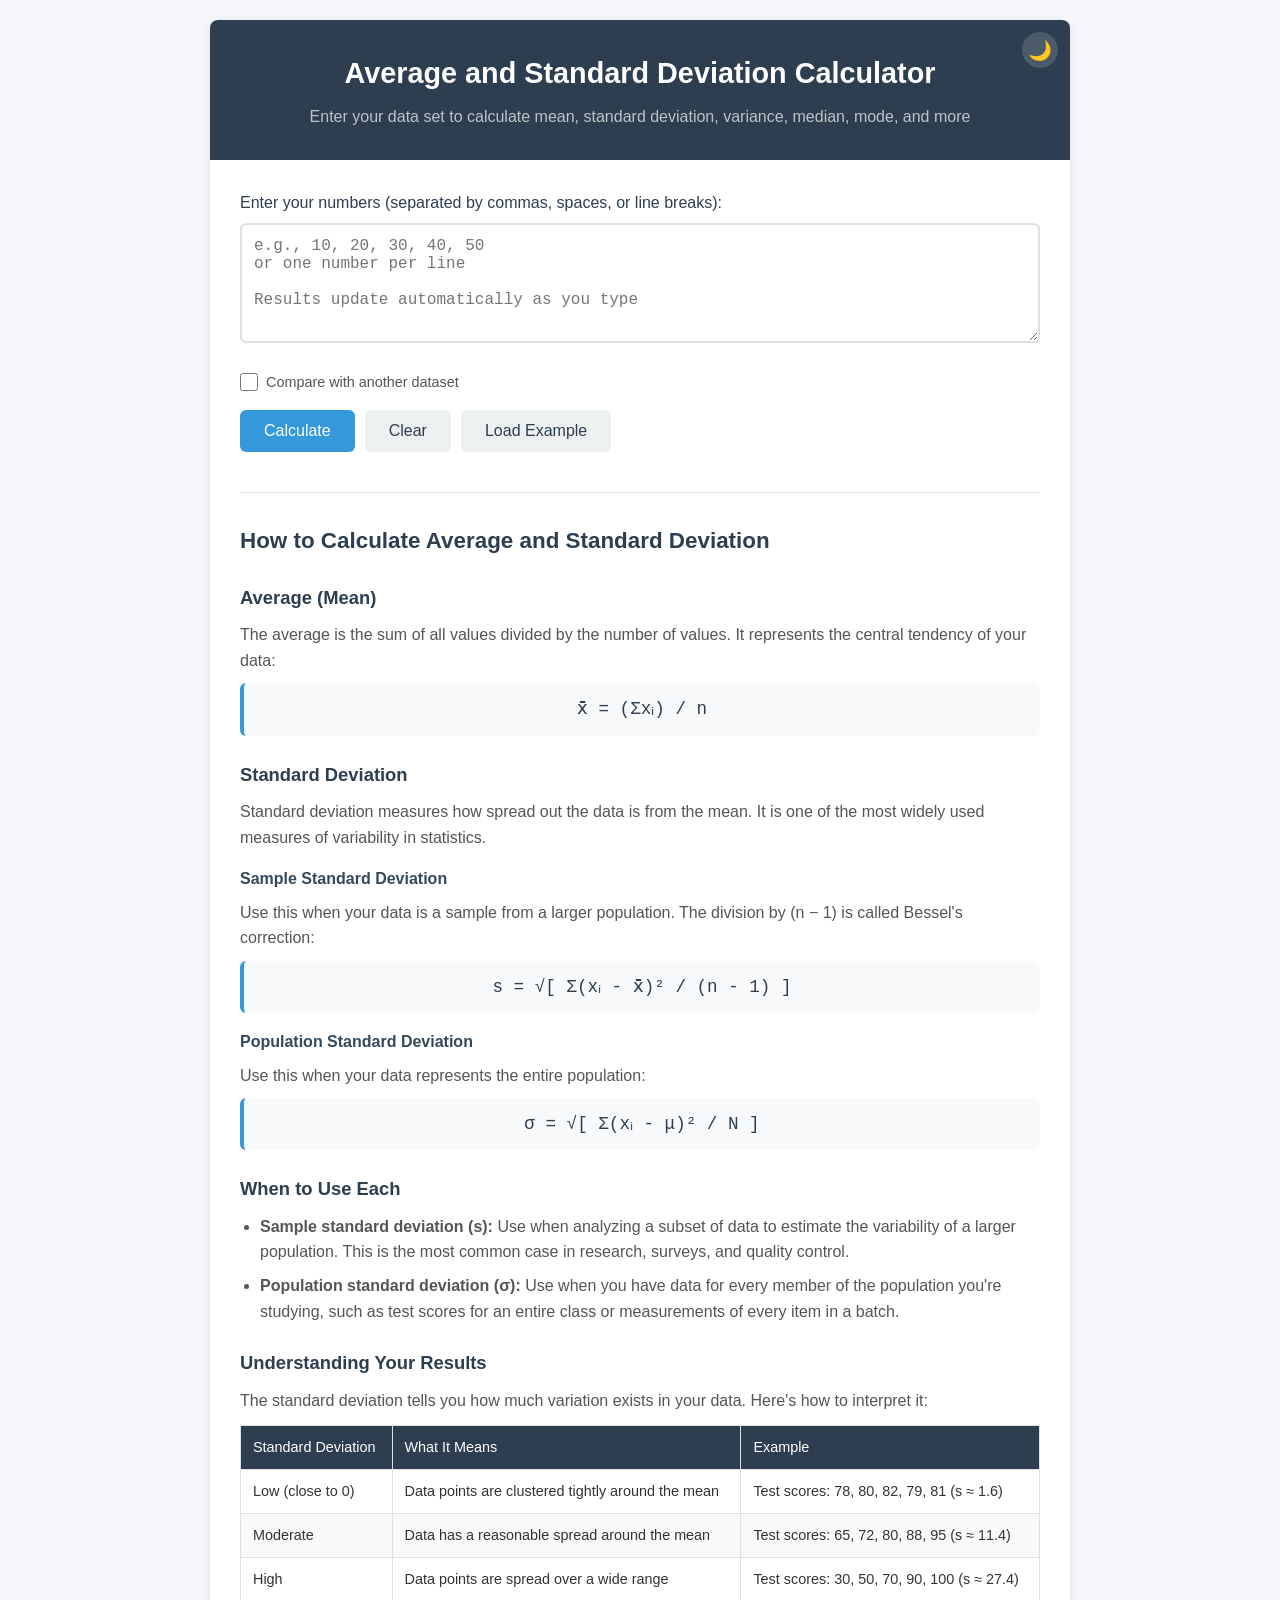
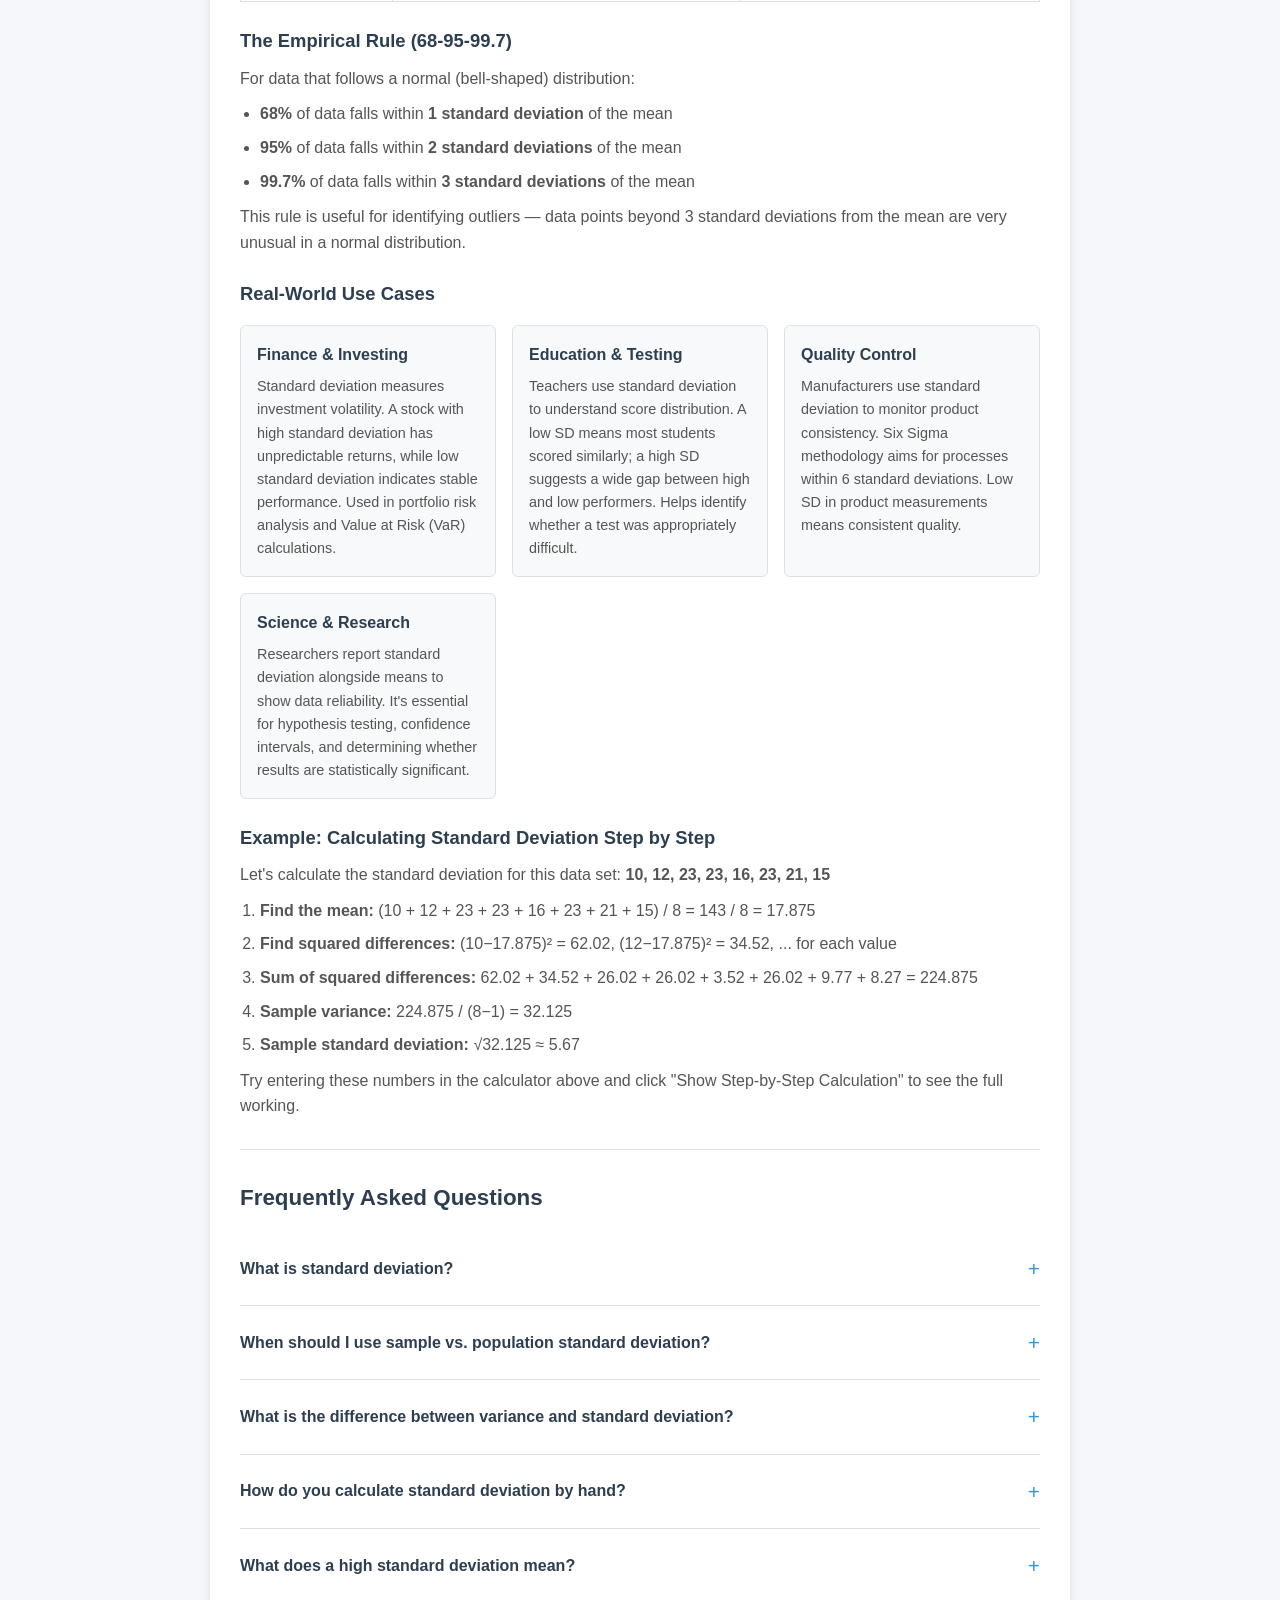
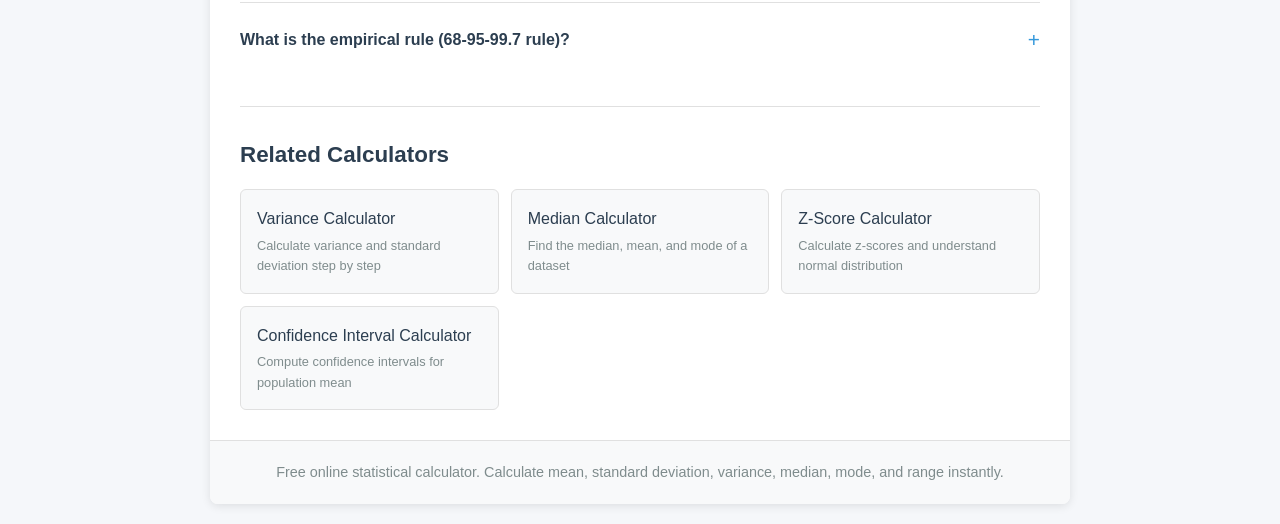
<file: index.html>
<!DOCTYPE html>
<html lang="en">
<head>
    <meta charset="UTF-8">
    <meta name="viewport" content="width=device-width, initial-scale=1.0">
    <title>Average and Standard Deviation Calculator</title>
    <meta name="description" content="Free online calculator to find the average, standard deviation, variance, median, mode, and range of a data set. Shows step-by-step calculations, histogram, and dataset comparison.">
    <meta name="robots" content="index, follow">
    <link rel="canonical" href="https://gassamflower.github.io/avg-stddev-calculator/">

    <meta property="og:title" content="Average and Standard Deviation Calculator">
    <meta property="og:description" content="Free online calculator for mean, standard deviation, variance, median, mode, and range. Shows step-by-step calculations, histogram, and dataset comparison.">
    <meta property="og:type" content="website">
    <meta property="og:url" content="https://gassamflower.github.io/avg-stddev-calculator/">

    <meta name="twitter:card" content="summary_large_image">
    <meta name="twitter:title" content="Average and Standard Deviation Calculator">
    <meta name="twitter:description" content="Free online calculator for mean, standard deviation, variance, median, mode, and range. Shows step-by-step calculations and histogram.">

    <script type="application/ld+json">
    {
      "@context": "https://schema.org",
      "@type": "SoftwareApplication",
      "name": "Average and Standard Deviation Calculator",
      "applicationCategory": "EducationalApplication",
      "operatingSystem": "Web Browser",
      "description": "Free online calculator to find the average, standard deviation, variance, median, mode, and range. Shows step-by-step calculations, histogram, and dataset comparison.",
      "offers": {
        "@type": "Offer",
        "price": "0",
        "priceCurrency": "USD"
      }
    }
    </script>

    <script type="application/ld+json">
    {
      "@context": "https://schema.org",
      "@type": "FAQPage",
      "mainEntity": [
        {
          "@type": "Question",
          "name": "What is standard deviation?",
          "acceptedAnswer": {
            "@type": "Answer",
            "text": "Standard deviation is a measure of how spread out numbers are from the mean (average). A low standard deviation means the data points are close to the average, while a high standard deviation means they are spread over a wider range."
          }
        },
        {
          "@type": "Question",
          "name": "When should I use sample vs. population standard deviation?",
          "acceptedAnswer": {
            "@type": "Answer",
            "text": "Use sample standard deviation (s) when your data is a subset of a larger population — this is the most common case in research, surveys, and quality control. Use population standard deviation (σ) only when you have data for every member of the population, such as test scores for an entire class."
          }
        },
        {
          "@type": "Question",
          "name": "What is the difference between variance and standard deviation?",
          "acceptedAnswer": {
            "@type": "Answer",
            "text": "Variance is the average of the squared differences from the mean. Standard deviation is the square root of variance. Standard deviation is more commonly used because it is in the same units as the original data, making it easier to interpret."
          }
        },
        {
          "@type": "Question",
          "name": "How do you calculate standard deviation by hand?",
          "acceptedAnswer": {
            "@type": "Answer",
            "text": "Step 1: Find the mean of the data. Step 2: Subtract the mean from each value and square the result. Step 3: Add all the squared differences. Step 4: Divide by n-1 (sample) or n (population) to get the variance. Step 5: Take the square root of the variance to get the standard deviation."
          }
        },
        {
          "@type": "Question",
          "name": "What does a high standard deviation mean?",
          "acceptedAnswer": {
            "@type": "Answer",
            "text": "A high standard deviation means the data values are spread out over a wide range from the mean. In practical terms, this indicates high variability or inconsistency in the data. For example, test scores with a high standard deviation mean students performed very differently from each other."
          }
        },
        {
          "@type": "Question",
          "name": "What is the empirical rule (68-95-99.7 rule)?",
          "acceptedAnswer": {
            "@type": "Answer",
            "text": "For a normal distribution: approximately 68% of data falls within 1 standard deviation of the mean, 95% within 2 standard deviations, and 99.7% within 3 standard deviations. This rule helps understand how data is distributed around the average."
          }
        }
      ]
    }
    </script>

    <link rel="stylesheet" href="css/style.css">
</head>
<body>
    <div class="container">
        <header>
            <h1>Average and Standard Deviation Calculator</h1>
            <p class="subtitle">Enter your data set to calculate mean, standard deviation, variance, median, mode, and more</p>
            <button id="themeToggle" class="theme-toggle" aria-label="Toggle dark mode"></button>
        </header>

        <main>
            <section class="calculator-section" aria-label="Calculator">
                <div class="input-group">
                    <label for="dataInput">Enter your numbers (separated by commas, spaces, or line breaks):</label>
                    <textarea id="dataInput" placeholder="e.g., 10, 20, 30, 40, 50&#10;or one number per line&#10;&#10;Results update automatically as you type" aria-describedby="inputHelp"></textarea>
                </div>

                <div class="compare-toggle">
                    <input type="checkbox" id="compareMode">
                    <label for="compareMode">Compare with another dataset</label>
                </div>

                <div id="compareInputs" class="compare-inputs">
                    <label class="compare-label" for="dataInputB">Dataset B:</label>
                    <textarea id="dataInputB" placeholder="Enter second dataset for comparison..."></textarea>
                </div>

                <div class="button-group">
                    <button id="calculateBtn" class="btn btn-primary">Calculate</button>
                    <button id="clearBtn" class="btn btn-secondary">Clear</button>
                    <button id="exampleBtn" class="btn btn-secondary">Load Example</button>
                    <button id="copyBtn" class="btn btn-copy" style="display: none;" aria-label="Copy results to clipboard">Copy Results</button>
                    <button id="shareBtn" class="btn btn-share" style="display: none;" aria-label="Share results via URL">Share</button>
                </div>

                <div id="results" class="results" style="display: none;" aria-live="polite">
                    <h2>Results</h2>

                    <div id="normalResults">
                        <div class="results-grid">
                            <div class="result-card highlight">
                                <div class="result-label">Average (Mean)</div>
                                <div id="mean" class="result-value">—</div>
                            </div>
                            <div class="result-card highlight">
                                <div class="result-label">Sample Std Dev (s)</div>
                                <div id="sampleStdDev" class="result-value">—</div>
                            </div>
                            <div class="result-card">
                                <div class="result-label">Population Std Dev (σ)</div>
                                <div id="popStdDev" class="result-value">—</div>
                            </div>
                            <div class="result-card">
                                <div class="result-label">Sample Variance (s²)</div>
                                <div id="sampleVariance" class="result-value">—</div>
                            </div>
                            <div class="result-card">
                                <div class="result-label">Population Variance (σ²)</div>
                                <div id="popVariance" class="result-value">—</div>
                            </div>
                            <div class="result-card">
                                <div class="result-label">Median</div>
                                <div id="median" class="result-value">—</div>
                            </div>
                            <div class="result-card">
                                <div class="result-label">Mode</div>
                                <div id="mode" class="result-value">—</div>
                            </div>
                            <div class="result-card">
                                <div class="result-label">Range</div>
                                <div id="range" class="result-value">—</div>
                            </div>
                            <div class="result-card">
                                <div class="result-label">Min</div>
                                <div id="min" class="result-value">—</div>
                            </div>
                            <div class="result-card">
                                <div class="result-label">Max</div>
                                <div id="max" class="result-value">—</div>
                            </div>
                            <div class="result-card">
                                <div class="result-label">Count (n)</div>
                                <div id="count" class="result-value">—</div>
                            </div>
                            <div class="result-card">
                                <div class="result-label">Sum</div>
                                <div id="sum" class="result-value">—</div>
                            </div>
                        </div>
                    </div>

                    <div id="compareResults" class="compare-results" style="display: none;">
                        <div>
                            <h3>Dataset A</h3>
                            <div class="results-grid">
                                <div class="result-card compare-a"><div class="result-label">Count</div><div id="countA" class="result-value">—</div></div>
                                <div class="result-card compare-a"><div class="result-label">Sum</div><div id="sumA" class="result-value">—</div></div>
                                <div class="result-card compare-a highlight"><div class="result-label">Mean</div><div id="meanA" class="result-value">—</div></div>
                                <div class="result-card compare-a highlight"><div class="result-label">Sample Std Dev</div><div id="sampleStdDevA" class="result-value">—</div></div>
                                <div class="result-card compare-a"><div class="result-label">Pop Std Dev</div><div id="popStdDevA" class="result-value">—</div></div>
                                <div class="result-card compare-a"><div class="result-label">Sample Variance</div><div id="sampleVarianceA" class="result-value">—</div></div>
                                <div class="result-card compare-a"><div class="result-label">Pop Variance</div><div id="popVarianceA" class="result-value">—</div></div>
                                <div class="result-card compare-a"><div class="result-label">Median</div><div id="medianA" class="result-value">—</div></div>
                                <div class="result-card compare-a"><div class="result-label">Mode</div><div id="modeA" class="result-value">—</div></div>
                                <div class="result-card compare-a"><div class="result-label">Range</div><div id="rangeA" class="result-value">—</div></div>
                                <div class="result-card compare-a"><div class="result-label">Min</div><div id="minA" class="result-value">—</div></div>
                                <div class="result-card compare-a"><div class="result-label">Max</div><div id="maxA" class="result-value">—</div></div>
                            </div>
                        </div>
                        <div>
                            <h3>Dataset B</h3>
                            <div class="results-grid">
                                <div class="result-card compare-b"><div class="result-label">Count</div><div id="countB" class="result-value">—</div></div>
                                <div class="result-card compare-b"><div class="result-label">Sum</div><div id="sumB" class="result-value">—</div></div>
                                <div class="result-card compare-b highlight"><div class="result-label">Mean</div><div id="meanB" class="result-value">—</div></div>
                                <div class="result-card compare-b highlight"><div class="result-label">Sample Std Dev</div><div id="sampleStdDevB" class="result-value">—</div></div>
                                <div class="result-card compare-b"><div class="result-label">Pop Std Dev</div><div id="popStdDevB" class="result-value">—</div></div>
                                <div class="result-card compare-b"><div class="result-label">Sample Variance</div><div id="sampleVarianceB" class="result-value">—</div></div>
                                <div class="result-card compare-b"><div class="result-label">Pop Variance</div><div id="popVarianceB" class="result-value">—</div></div>
                                <div class="result-card compare-b"><div class="result-label">Median</div><div id="medianB" class="result-value">—</div></div>
                                <div class="result-card compare-b"><div class="result-label">Mode</div><div id="modeB" class="result-value">—</div></div>
                                <div class="result-card compare-b"><div class="result-label">Range</div><div id="rangeB" class="result-value">—</div></div>
                                <div class="result-card compare-b"><div class="result-label">Min</div><div id="minB" class="result-value">—</div></div>
                                <div class="result-card compare-b"><div class="result-label">Max</div><div id="maxB" class="result-value">—</div></div>
                            </div>
                        </div>
                    </div>

                    <div class="histogram-section">
                        <h3>Data Distribution</h3>
                        <div class="histogram-wrapper">
                            <canvas id="histogram" aria-label="Histogram showing the distribution of Dataset A"></canvas>
                        </div>
                        <div class="histogram-wrapper" id="histogramBWrapper" style="display: none; margin-top: 12px;">
                            <canvas id="histogramB" aria-label="Histogram showing the distribution of Dataset B"></canvas>
                        </div>
                    </div>

                    <div id="sortedData" class="sorted-section" aria-label="Sorted data and five-number summary"></div>

                    <details class="steps-section">
                        <summary>Show Step-by-Step Calculation</summary>
                        <div id="steps" class="steps-content"></div>
                    </details>
                </div>

                <div id="error" class="error" style="display: none;" role="alert"></div>
            </section>

            <section class="info-section" aria-label="How to calculate">
                <h2>How to Calculate Average and Standard Deviation</h2>

                <h3>Average (Mean)</h3>
                <p>The average is the sum of all values divided by the number of values. It represents the central tendency of your data:</p>
                <div class="formula">x̄ = (Σxᵢ) / n</div>

                <h3>Standard Deviation</h3>
                <p>Standard deviation measures how spread out the data is from the mean. It is one of the most widely used measures of variability in statistics.</p>

                <h4>Sample Standard Deviation</h4>
                <p>Use this when your data is a sample from a larger population. The division by (n − 1) is called Bessel's correction:</p>
                <div class="formula">s = √[ Σ(xᵢ - x̄)² / (n - 1) ]</div>

                <h4>Population Standard Deviation</h4>
                <p>Use this when your data represents the entire population:</p>
                <div class="formula">σ = √[ Σ(xᵢ - μ)² / N ]</div>

                <h3>When to Use Each</h3>
                <ul>
                    <li><strong>Sample standard deviation (s):</strong> Use when analyzing a subset of data to estimate the variability of a larger population. This is the most common case in research, surveys, and quality control.</li>
                    <li><strong>Population standard deviation (σ):</strong> Use when you have data for every member of the population you're studying, such as test scores for an entire class or measurements of every item in a batch.</li>
                </ul>

                <h3>Understanding Your Results</h3>
                <p>The standard deviation tells you how much variation exists in your data. Here's how to interpret it:</p>

                <table class="interpretation-table">
                    <thead>
                        <tr>
                            <th>Standard Deviation</th>
                            <th>What It Means</th>
                            <th>Example</th>
                        </tr>
                    </thead>
                    <tbody>
                        <tr>
                            <td>Low (close to 0)</td>
                            <td>Data points are clustered tightly around the mean</td>
                            <td>Test scores: 78, 80, 82, 79, 81 (s ≈ 1.6)</td>
                        </tr>
                        <tr>
                            <td>Moderate</td>
                            <td>Data has a reasonable spread around the mean</td>
                            <td>Test scores: 65, 72, 80, 88, 95 (s ≈ 11.4)</td>
                        </tr>
                        <tr>
                            <td>High</td>
                            <td>Data points are spread over a wide range</td>
                            <td>Test scores: 30, 50, 70, 90, 100 (s ≈ 27.4)</td>
                        </tr>
                    </tbody>
                </table>

                <h3>The Empirical Rule (68-95-99.7)</h3>
                <p>For data that follows a normal (bell-shaped) distribution:</p>
                <ul>
                    <li><strong>68%</strong> of data falls within <strong>1 standard deviation</strong> of the mean</li>
                    <li><strong>95%</strong> of data falls within <strong>2 standard deviations</strong> of the mean</li>
                    <li><strong>99.7%</strong> of data falls within <strong>3 standard deviations</strong> of the mean</li>
                </ul>
                <p>This rule is useful for identifying outliers — data points beyond 3 standard deviations from the mean are very unusual in a normal distribution.</p>

                <h3>Real-World Use Cases</h3>
                <div class="use-cases-grid">
                    <div class="use-case-card">
                        <h4>Finance & Investing</h4>
                        <p>Standard deviation measures investment volatility. A stock with high standard deviation has unpredictable returns, while low standard deviation indicates stable performance. Used in portfolio risk analysis and Value at Risk (VaR) calculations.</p>
                    </div>
                    <div class="use-case-card">
                        <h4>Education & Testing</h4>
                        <p>Teachers use standard deviation to understand score distribution. A low SD means most students scored similarly; a high SD suggests a wide gap between high and low performers. Helps identify whether a test was appropriately difficult.</p>
                    </div>
                    <div class="use-case-card">
                        <h4>Quality Control</h4>
                        <p>Manufacturers use standard deviation to monitor product consistency. Six Sigma methodology aims for processes within 6 standard deviations. Low SD in product measurements means consistent quality.</p>
                    </div>
                    <div class="use-case-card">
                        <h4>Science & Research</h4>
                        <p>Researchers report standard deviation alongside means to show data reliability. It's essential for hypothesis testing, confidence intervals, and determining whether results are statistically significant.</p>
                    </div>
                </div>

                <h3>Example: Calculating Standard Deviation Step by Step</h3>
                <p>Let's calculate the standard deviation for this data set: <strong>10, 12, 23, 23, 16, 23, 21, 15</strong></p>
                <ol>
                    <li><strong>Find the mean:</strong> (10 + 12 + 23 + 23 + 16 + 23 + 21 + 15) / 8 = 143 / 8 = 17.875</li>
                    <li><strong>Find squared differences:</strong> (10−17.875)² = 62.02, (12−17.875)² = 34.52, ... for each value</li>
                    <li><strong>Sum of squared differences:</strong> 62.02 + 34.52 + 26.02 + 26.02 + 3.52 + 26.02 + 9.77 + 8.27 = 224.875</li>
                    <li><strong>Sample variance:</strong> 224.875 / (8−1) = 32.125</li>
                    <li><strong>Sample standard deviation:</strong> √32.125 ≈ 5.67</li>
                </ol>
                <p>Try entering these numbers in the calculator above and click "Show Step-by-Step Calculation" to see the full working.</p>
            </section>

            <section class="faq-section" aria-label="Frequently asked questions">
                <h2>Frequently Asked Questions</h2>

                <div class="faq-item">
                    <details>
                        <summary>What is standard deviation?</summary>
                        <p>Standard deviation is a measure of how spread out numbers are from the mean (average). A low standard deviation means the data points are close to the average, while a high standard deviation means they are spread over a wider range. It is calculated as the square root of the variance.</p>
                    </details>
                </div>

                <div class="faq-item">
                    <details>
                        <summary>When should I use sample vs. population standard deviation?</summary>
                        <p>Use <strong>sample standard deviation (s)</strong> when your data is a subset of a larger population — this is the most common case in research, surveys, and quality control. Use <strong>population standard deviation (σ)</strong> only when you have data for every member of the population, such as test scores for an entire class.</p>
                    </details>
                </div>

                <div class="faq-item">
                    <details>
                        <summary>What is the difference between variance and standard deviation?</summary>
                        <p>Variance is the average of the squared differences from the mean. Standard deviation is the square root of variance. Standard deviation is more commonly used because it is expressed in the same units as the original data, making it easier to interpret. For example, if your data is in meters, the standard deviation is also in meters, while the variance is in square meters.</p>
                    </details>
                </div>

                <div class="faq-item">
                    <details>
                        <summary>How do you calculate standard deviation by hand?</summary>
                        <p>Follow these 5 steps: (1) Find the mean of the data. (2) Subtract the mean from each value and square the result. (3) Add all the squared differences together. (4) Divide by n−1 (for sample) or n (for population) to get the variance. (5) Take the square root of the variance to get the standard deviation.</p>
                    </details>
                </div>

                <div class="faq-item">
                    <details>
                        <summary>What does a high standard deviation mean?</summary>
                        <p>A high standard deviation means the data values are spread out over a wide range from the mean. In practical terms, this indicates high variability or inconsistency. For example, if two classes have the same average test score but different standard deviations, the class with the higher standard deviation has a wider gap between high and low performers.</p>
                    </details>
                </div>

                <div class="faq-item">
                    <details>
                        <summary>What is the empirical rule (68-95-99.7 rule)?</summary>
                        <p>For a normal (bell-shaped) distribution: approximately 68% of data falls within 1 standard deviation of the mean, 95% within 2 standard deviations, and 99.7% within 3 standard deviations. This rule helps you understand how data is distributed and identify potential outliers — values beyond 3 standard deviations are very unusual.</p>
                    </details>
                </div>
            </section>

            <section class="related-calculators" aria-label="Related calculators">
                <h2>Related Calculators</h2>
                <div class="related-grid">
                    <a href="variance-calculator.html" class="related-link">
                        Variance Calculator
                        <span class="related-desc">Calculate variance and standard deviation step by step</span>
                    </a>
                    <a href="median-calculator.html" class="related-link">
                        Median Calculator
                        <span class="related-desc">Find the median, mean, and mode of a dataset</span>
                    </a>
                    <a href="z-score-calculator.html" class="related-link">
                        Z-Score Calculator
                        <span class="related-desc">Calculate z-scores and understand normal distribution</span>
                    </a>
                    <a href="confidence-interval-calculator.html" class="related-link">
                        Confidence Interval Calculator
                        <span class="related-desc">Compute confidence intervals for population mean</span>
                    </a>
                </div>
            </section>
        </main>

        <footer>
            <p>Free online statistical calculator. Calculate mean, standard deviation, variance, median, mode, and range instantly.</p>
        </footer>
    </div>

    <div id="shareToast" class="share-toast"></div>

    <script src="js/calculator.js"></script>
</body>
</html>
</file>
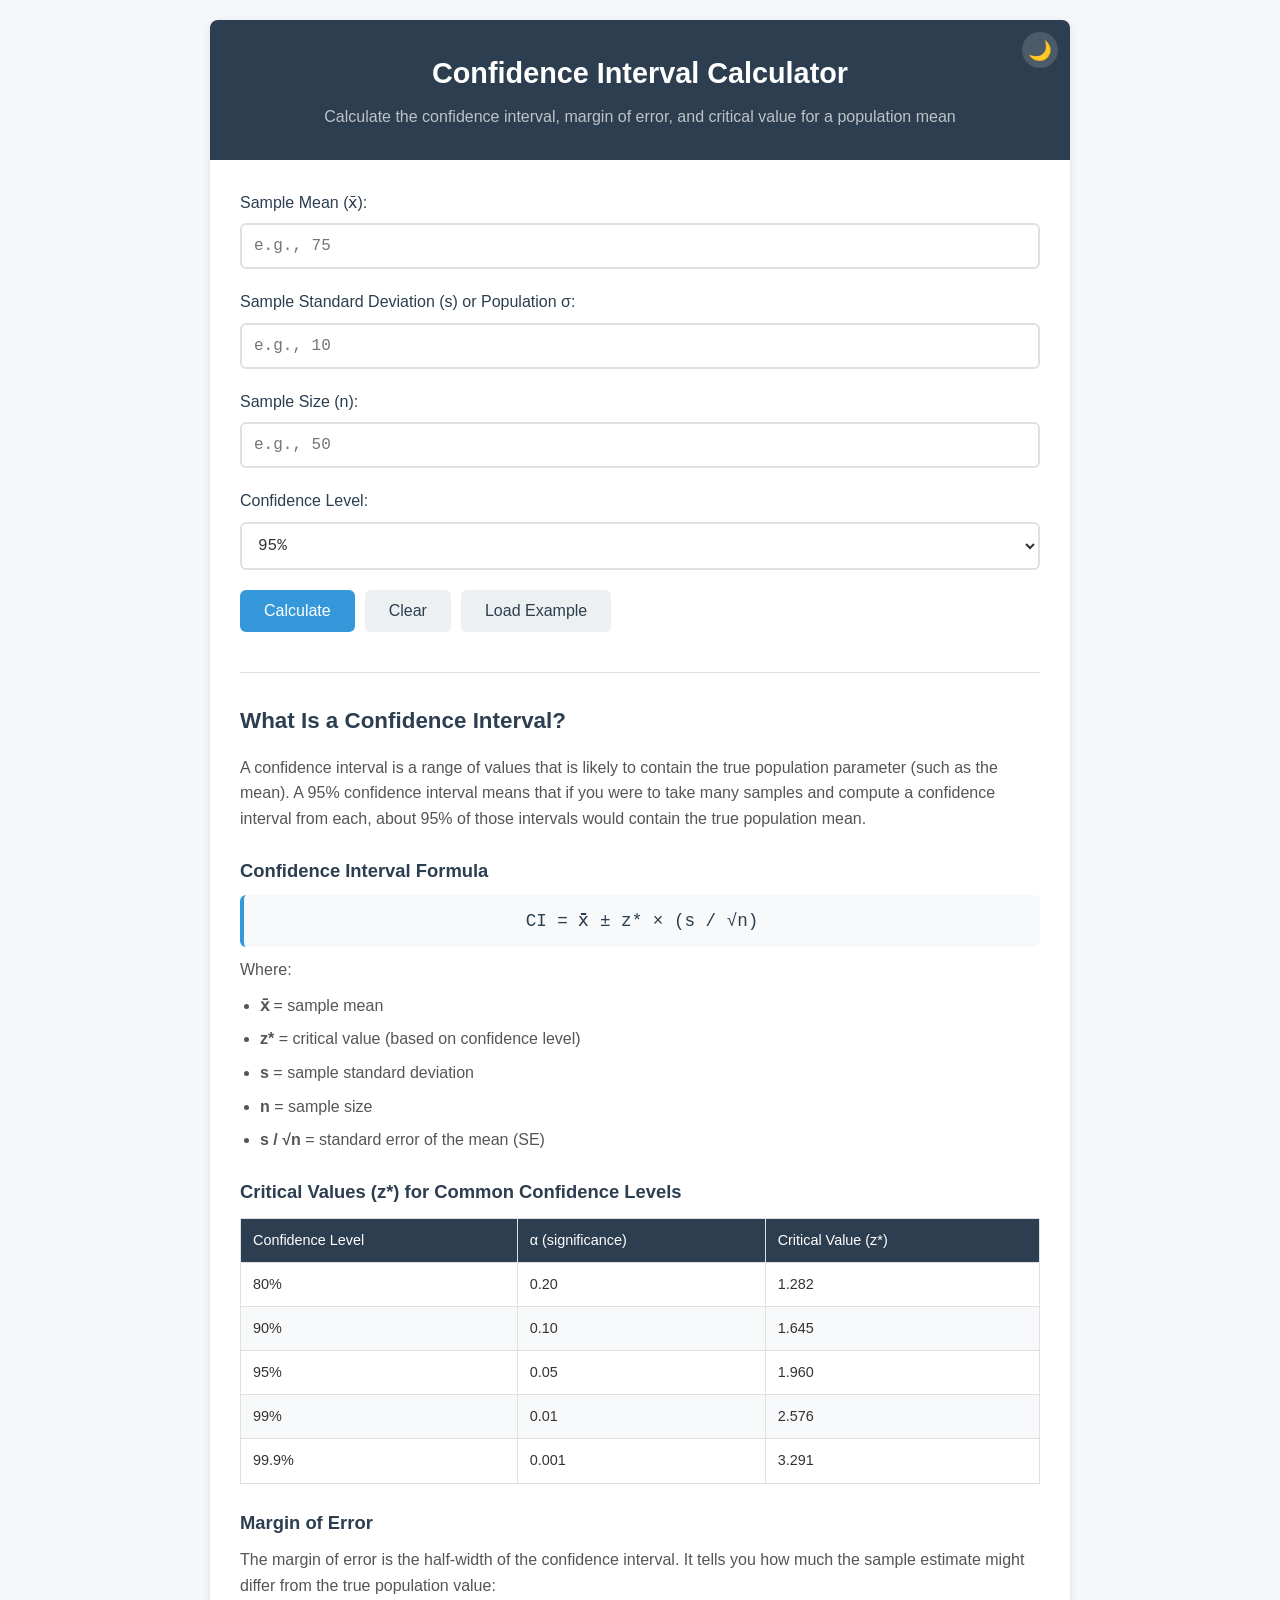
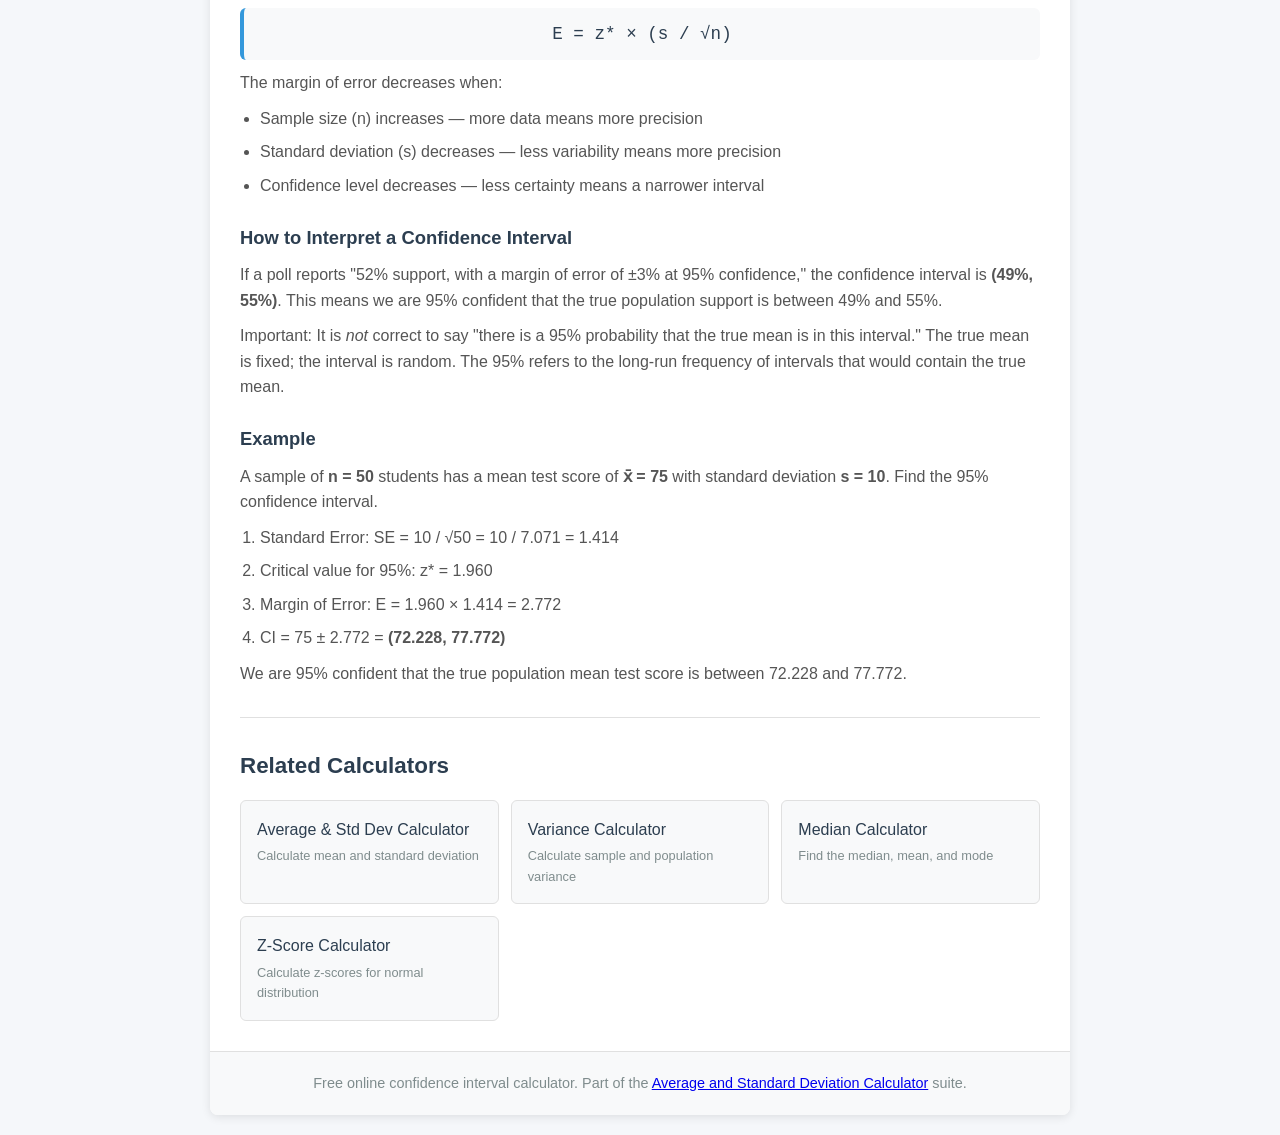
<file: confidence-interval-calculator.html>
<!DOCTYPE html>
<html lang="en">
<head>
    <meta charset="UTF-8">
    <meta name="viewport" content="width=device-width, initial-scale=1.0">
    <title>Confidence Interval Calculator — Margin of Error & CI</title>
    <meta name="description" content="Free confidence interval calculator to find the confidence interval, margin of error, and critical value for a population mean. Supports 90%, 95%, and 99% confidence levels.">
    <meta name="robots" content="index, follow">
    <link rel="canonical" href="https://gassamflower.github.io/avg-stddev-calculator/confidence-interval-calculator.html">

    <meta property="og:title" content="Confidence Interval Calculator — Margin of Error & CI">
    <meta property="og:description" content="Free confidence interval calculator. Find CI, margin of error, and critical value for population mean.">
    <meta property="og:type" content="website">
    <meta property="og:url" content="https://gassamflower.github.io/avg-stddev-calculator/confidence-interval-calculator.html">

    <meta name="twitter:card" content="summary_large_image">
    <meta name="twitter:title" content="Confidence Interval Calculator — Margin of Error & CI">
    <meta name="twitter:description" content="Free confidence interval calculator. Find CI, margin of error, and critical value instantly.">

    <script type="application/ld+json">
    {
      "@context": "https://schema.org",
      "@type": "SoftwareApplication",
      "name": "Confidence Interval Calculator",
      "applicationCategory": "EducationalApplication",
      "operatingSystem": "Web Browser",
      "description": "Free confidence interval calculator to find CI, margin of error, and critical value for a population mean.",
      "offers": { "@type": "Offer", "price": "0", "priceCurrency": "USD" }
    }
    </script>

    <link rel="stylesheet" href="css/style.css">
</head>
<body>
    <div class="container">
        <header>
            <h1>Confidence Interval Calculator</h1>
            <p class="subtitle">Calculate the confidence interval, margin of error, and critical value for a population mean</p>
            <button id="themeToggle" class="theme-toggle" aria-label="Toggle dark mode"></button>
        </header>

        <main>
            <section class="calculator-section" aria-label="Confidence Interval Calculator">
                <div class="input-group">
                    <label for="sampleMean">Sample Mean (x̄):</label>
                    <input type="text" id="sampleMean" class="single-input" placeholder="e.g., 75">
                </div>
                <div class="input-group">
                    <label for="sampleSD">Sample Standard Deviation (s) or Population σ:</label>
                    <input type="text" id="sampleSD" class="single-input" placeholder="e.g., 10">
                </div>
                <div class="input-group">
                    <label for="sampleSize">Sample Size (n):</label>
                    <input type="text" id="sampleSize" class="single-input" placeholder="e.g., 50">
                </div>
                <div class="input-group">
                    <label for="confLevel">Confidence Level:</label>
                    <select id="confLevel" class="single-input">
                        <option value="0.80">80%</option>
                        <option value="0.85">85%</option>
                        <option value="0.90">90%</option>
                        <option value="0.95" selected>95%</option>
                        <option value="0.99">99%</option>
                        <option value="0.995">99.5%</option>
                        <option value="0.999">99.9%</option>
                    </select>
                </div>
                <div class="button-group">
                    <button id="calculateBtn" class="btn btn-primary">Calculate</button>
                    <button id="clearBtn" class="btn btn-secondary">Clear</button>
                    <button id="exampleBtn" class="btn btn-secondary">Load Example</button>
                    <button id="copyBtn" class="btn btn-copy" style="display:none;">Copy Results</button>
                </div>

                <div id="results" class="results" style="display:none;" aria-live="polite">
                    <h2>Results</h2>
                    <div class="results-grid">
                        <div class="result-card highlight">
                            <div class="result-label">Confidence Interval</div>
                            <div id="ci" class="result-value">—</div>
                        </div>
                        <div class="result-card highlight">
                            <div class="result-label">Margin of Error (E)</div>
                            <div id="margin" class="result-value">—</div>
                        </div>
                        <div class="result-card">
                            <div class="result-label">Lower Bound</div>
                            <div id="lower" class="result-value">—</div>
                        </div>
                        <div class="result-card">
                            <div class="result-label">Upper Bound</div>
                            <div id="upper" class="result-value">—</div>
                        </div>
                        <div class="result-card">
                            <div class="result-label">Critical Value (z*)</div>
                            <div id="critical" class="result-value">—</div>
                        </div>
                        <div class="result-card">
                            <div class="result-label">Standard Error (SE)</div>
                            <div id="se" class="result-value">—</div>
                        </div>
                    </div>
                    <details class="steps-section">
                        <summary>Show Step-by-Step Calculation</summary>
                        <div id="steps" class="steps-content"></div>
                    </details>
                </div>
                <div id="error" class="error" style="display:none;" role="alert"></div>
            </section>

            <section class="info-section">
                <h2>What Is a Confidence Interval?</h2>
                <p>A confidence interval is a range of values that is likely to contain the true population parameter (such as the mean). A 95% confidence interval means that if you were to take many samples and compute a confidence interval from each, about 95% of those intervals would contain the true population mean.</p>

                <h3>Confidence Interval Formula</h3>
                <div class="formula">CI = x̄ ± z* × (s / √n)</div>
                <p>Where:</p>
                <ul>
                    <li><strong>x̄</strong> = sample mean</li>
                    <li><strong>z*</strong> = critical value (based on confidence level)</li>
                    <li><strong>s</strong> = sample standard deviation</li>
                    <li><strong>n</strong> = sample size</li>
                    <li><strong>s / √n</strong> = standard error of the mean (SE)</li>
                </ul>

                <h3>Critical Values (z*) for Common Confidence Levels</h3>
                <table class="interpretation-table">
                    <thead>
                        <tr><th>Confidence Level</th><th>α (significance)</th><th>Critical Value (z*)</th></tr>
                    </thead>
                    <tbody>
                        <tr><td>80%</td><td>0.20</td><td>1.282</td></tr>
                        <tr><td>90%</td><td>0.10</td><td>1.645</td></tr>
                        <tr><td>95%</td><td>0.05</td><td>1.960</td></tr>
                        <tr><td>99%</td><td>0.01</td><td>2.576</td></tr>
                        <tr><td>99.9%</td><td>0.001</td><td>3.291</td></tr>
                    </tbody>
                </table>

                <h3>Margin of Error</h3>
                <p>The margin of error is the half-width of the confidence interval. It tells you how much the sample estimate might differ from the true population value:</p>
                <div class="formula">E = z* × (s / √n)</div>
                <p>The margin of error decreases when:</p>
                <ul>
                    <li>Sample size (n) increases — more data means more precision</li>
                    <li>Standard deviation (s) decreases — less variability means more precision</li>
                    <li>Confidence level decreases — less certainty means a narrower interval</li>
                </ul>

                <h3>How to Interpret a Confidence Interval</h3>
                <p>If a poll reports "52% support, with a margin of error of ±3% at 95% confidence," the confidence interval is <strong>(49%, 55%)</strong>. This means we are 95% confident that the true population support is between 49% and 55%.</p>
                <p>Important: It is <em>not</em> correct to say "there is a 95% probability that the true mean is in this interval." The true mean is fixed; the interval is random. The 95% refers to the long-run frequency of intervals that would contain the true mean.</p>

                <h3>Example</h3>
                <p>A sample of <strong>n = 50</strong> students has a mean test score of <strong>x̄ = 75</strong> with standard deviation <strong>s = 10</strong>. Find the 95% confidence interval.</p>
                <ol>
                    <li>Standard Error: SE = 10 / √50 = 10 / 7.071 = 1.414</li>
                    <li>Critical value for 95%: z* = 1.960</li>
                    <li>Margin of Error: E = 1.960 × 1.414 = 2.772</li>
                    <li>CI = 75 ± 2.772 = <strong>(72.228, 77.772)</strong></li>
                </ol>
                <p>We are 95% confident that the true population mean test score is between 72.228 and 77.772.</p>
            </section>

            <section class="related-calculators">
                <h2>Related Calculators</h2>
                <div class="related-grid">
                    <a href="index.html" class="related-link">Average &amp; Std Dev Calculator<span class="related-desc">Calculate mean and standard deviation</span></a>
                    <a href="variance-calculator.html" class="related-link">Variance Calculator<span class="related-desc">Calculate sample and population variance</span></a>
                    <a href="median-calculator.html" class="related-link">Median Calculator<span class="related-desc">Find the median, mean, and mode</span></a>
                    <a href="z-score-calculator.html" class="related-link">Z-Score Calculator<span class="related-desc">Calculate z-scores for normal distribution</span></a>
                </div>
            </section>
        </main>

        <footer>
            <p>Free online confidence interval calculator. Part of the <a href="index.html">Average and Standard Deviation Calculator</a> suite.</p>
        </footer>
    </div>

    <style>
    .single-input {
        width: 100%;
        padding: 12px;
        border: 2px solid var(--border);
        border-radius: 6px;
        font-size: 1rem;
        font-family: 'Courier New', monospace;
        background: var(--surface);
        color: var(--text);
        transition: border-color 0.2s;
    }
    .single-input:focus {
        outline: none;
        border-color: var(--accent);
    }
    select.single-input {
        cursor: pointer;
    }
    </style>

    <script>
    document.addEventListener('DOMContentLoaded', function() {
        var meanInput = document.getElementById('sampleMean');
        var sdInput = document.getElementById('sampleSD');
        var nInput = document.getElementById('sampleSize');
        var confSelect = document.getElementById('confLevel');
        var calculateBtn = document.getElementById('calculateBtn');
        var clearBtn = document.getElementById('clearBtn');
        var exampleBtn = document.getElementById('exampleBtn');
        var copyBtn = document.getElementById('copyBtn');
        var resultsDiv = document.getElementById('results');
        var errorDiv = document.getElementById('error');
        var stepsDiv = document.getElementById('steps');
        var themeToggle = document.getElementById('themeToggle');
        var lastResults = null;

        var zTable = { 0.80: 1.282, 0.85: 1.440, 0.90: 1.645, 0.95: 1.960, 0.99: 2.576, 0.995: 2.807, 0.999: 3.291 };

        initTheme();
        calculateBtn.addEventListener('click', calculate);
        clearBtn.addEventListener('click', clearAll);
        exampleBtn.addEventListener('click', function() {
            meanInput.value = '75'; sdInput.value = '10'; nInput.value = '50'; confSelect.value = '0.95'; calculate();
        });
        copyBtn.addEventListener('click', copyResults);
        themeToggle.addEventListener('click', toggleTheme);

        [meanInput, sdInput, nInput].forEach(function(el) {
            el.addEventListener('input', debounce(calculate, 400));
        });
        confSelect.addEventListener('change', calculate);

        function calculate() {
            errorDiv.style.display = 'none';
            resultsDiv.style.display = 'none';

            var mean = parseFloat(meanInput.value);
            var sd = parseFloat(sdInput.value);
            var n = parseInt(nInput.value);
            var conf = parseFloat(confSelect.value);

            if (isNaN(mean) || isNaN(sd) || isNaN(n)) return;
            if (sd <= 0) { showError('Standard deviation must be greater than 0.'); return; }
            if (n < 2) { showError('Sample size must be at least 2.'); return; }

            var z = zTable[conf] || 1.960;
            var se = sd / Math.sqrt(n);
            var margin = z * se;
            var lower = mean - margin;
            var upper = mean + margin;
            var confPct = Math.round(conf * 100);

            lastResults = { mean:mean, sd:sd, n:n, conf:confPct, z:z, se:se, margin:margin, lower:lower, upper:upper };

            document.getElementById('ci').textContent = '(' + fmt(lower) + ', ' + fmt(upper) + ')';
            document.getElementById('margin').textContent = fmt(margin);
            document.getElementById('lower').textContent = fmt(lower);
            document.getElementById('upper').textContent = fmt(upper);
            document.getElementById('critical').textContent = z.toFixed(3);
            document.getElementById('se').textContent = fmt(se);

            var html = '<h4>Step 1: Identify the Values</h4>';
            html += '<div class="step">x̄ = ' + fmt(mean) + ', s = ' + fmt(sd) + ', n = ' + n + ', Confidence = ' + confPct + '%</div>';
            html += '<h4>Step 2: Find the Critical Value</h4>';
            html += '<div class="step">z* for ' + confPct + '% confidence = ' + z.toFixed(3) + '</div>';
            html += '<h4>Step 3: Calculate Standard Error</h4>';
            html += '<div class="step">SE = s / √n = ' + fmt(sd) + ' / √' + n + ' = ' + fmt(sd) + ' / ' + fmt(Math.sqrt(n)) + ' = <span class="formula-inline">' + fmt(se) + '</span></div>';
            html += '<h4>Step 4: Calculate Margin of Error</h4>';
            html += '<div class="step">E = z* × SE = ' + z.toFixed(3) + ' × ' + fmt(se) + ' = <span class="formula-inline">' + fmt(margin) + '</span></div>';
            html += '<h4>Step 5: Confidence Interval</h4>';
            html += '<div class="step">CI = x̄ ± E = ' + fmt(mean) + ' ± ' + fmt(margin) + '</div>';
            html += '<div class="step">Lower = ' + fmt(mean) + ' − ' + fmt(margin) + ' = <span class="formula-inline">' + fmt(lower) + '</span></div>';
            html += '<div class="step">Upper = ' + fmt(mean) + ' + ' + fmt(margin) + ' = <span class="formula-inline">' + fmt(upper) + '</span></div>';
            stepsDiv.innerHTML = html;

            resultsDiv.style.display = 'block';
            copyBtn.style.display = 'inline-block';
        }

        function fmt(num) {
            if (Number.isInteger(num)) return num.toString();
            return parseFloat(num.toPrecision(10)).toString();
        }
        function showError(msg) { errorDiv.textContent = msg; errorDiv.style.display = 'block'; }
        function clearAll() { meanInput.value = ''; sdInput.value = ''; nInput.value = ''; resultsDiv.style.display = 'none'; errorDiv.style.display = 'none'; copyBtn.style.display = 'none'; meanInput.focus(); }
        function debounce(fn, ms) { var t; return function() { clearTimeout(t); t = setTimeout(fn, ms); }; }
        function copyResults() {
            if (!lastResults) return;
            var r = lastResults;
            navigator.clipboard.writeText(r.conf+'% Confidence Interval: ('+fmt(r.lower)+', '+fmt(r.upper)+')\nMargin of Error: '+fmt(r.margin)+'\nCritical Value (z*): '+r.z.toFixed(3)+'\nStandard Error: '+fmt(r.se)+'\nSample Mean: '+fmt(r.mean)+'\nSample SD: '+fmt(r.sd)+'\nSample Size: '+r.n).then(function(){copyBtn.textContent='Copied!';setTimeout(function(){copyBtn.textContent='Copy Results';},2000);});
        }
        function initTheme() { var s=localStorage.getItem('theme'); if(s) document.documentElement.setAttribute('data-theme',s); updateIcon(); }
        function toggleTheme() { var c=document.documentElement.getAttribute('data-theme'); var n=c==='dark'?'light':(c==='light'?'dark':(window.matchMedia('(prefers-color-scheme:dark)').matches?'light':'dark')); document.documentElement.setAttribute('data-theme',n); localStorage.setItem('theme',n); updateIcon(); }
        function updateIcon() { var t=document.documentElement.getAttribute('data-theme'); var d=t==='dark'||(t!=='light'&&window.matchMedia('(prefers-color-scheme:dark)').matches); themeToggle.textContent=d?'☀️':'🌙'; }
    });
    </script>
</body>
</html>
</file>
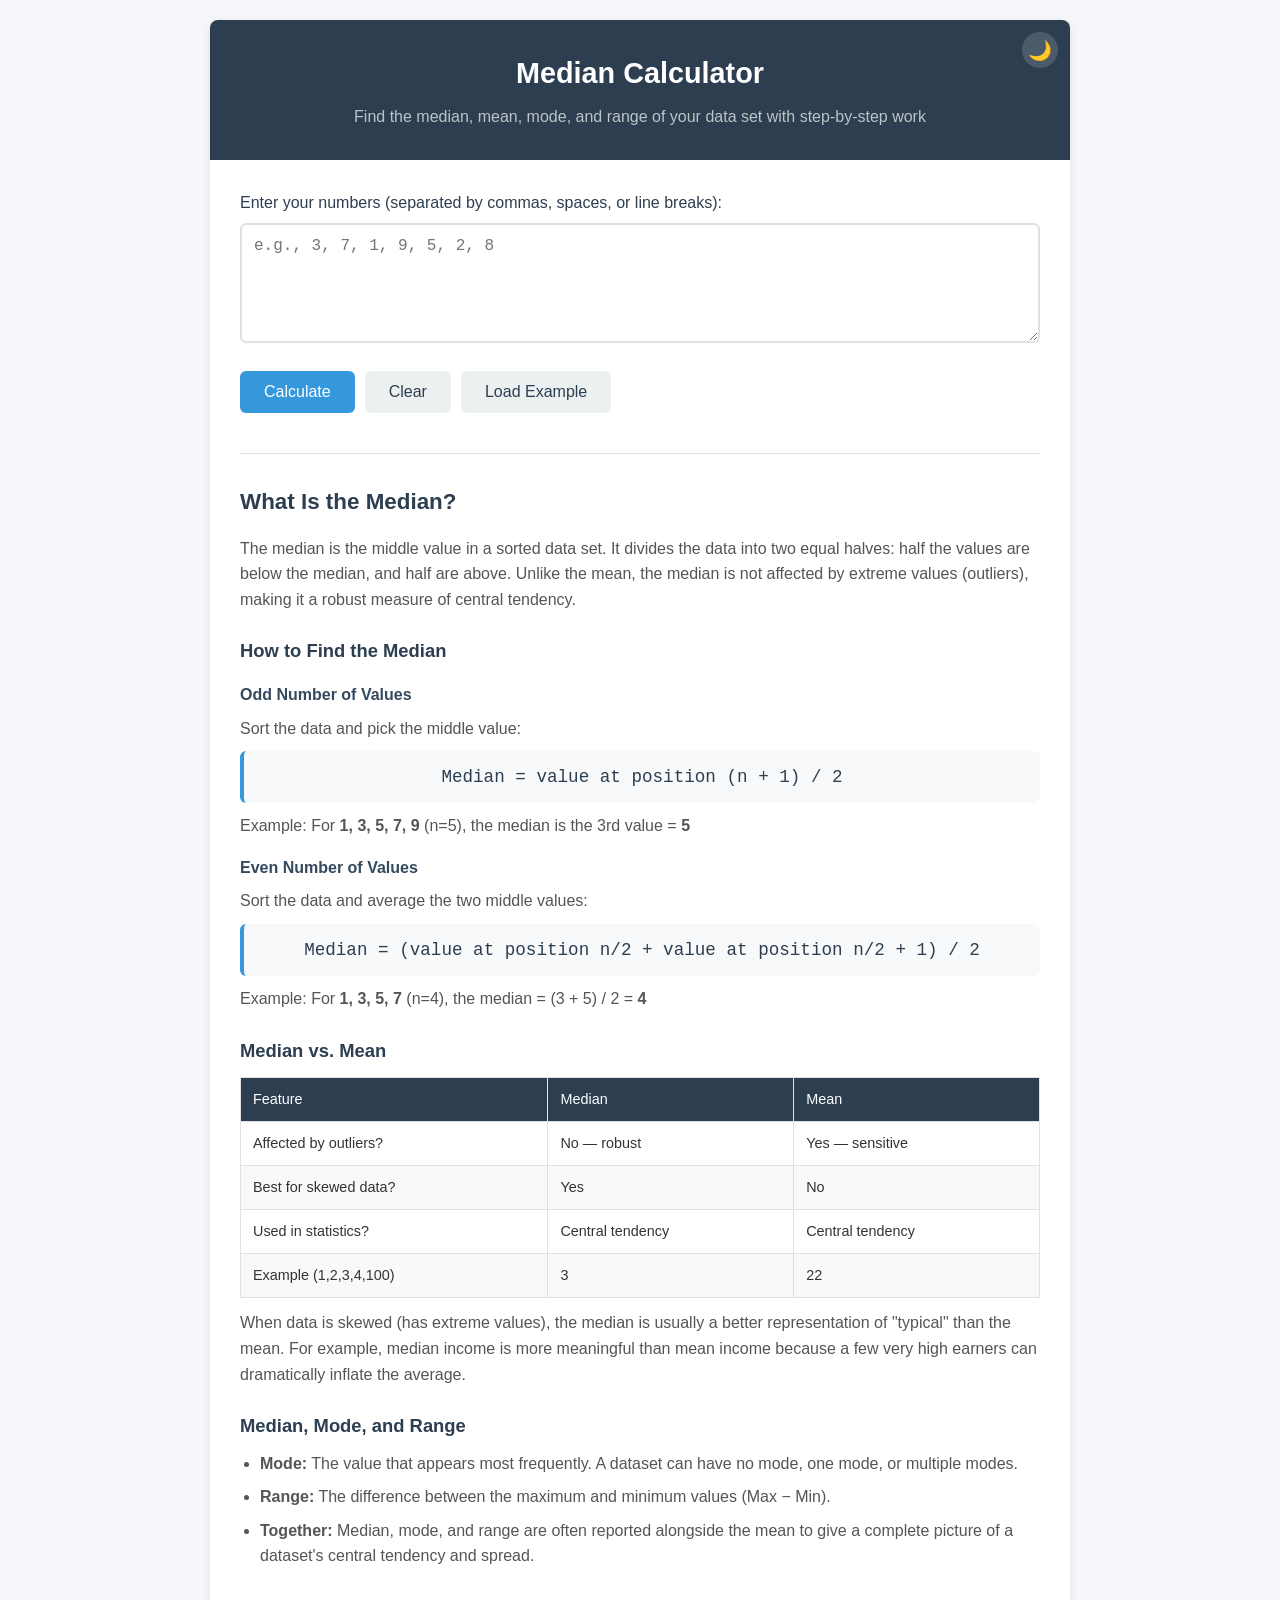
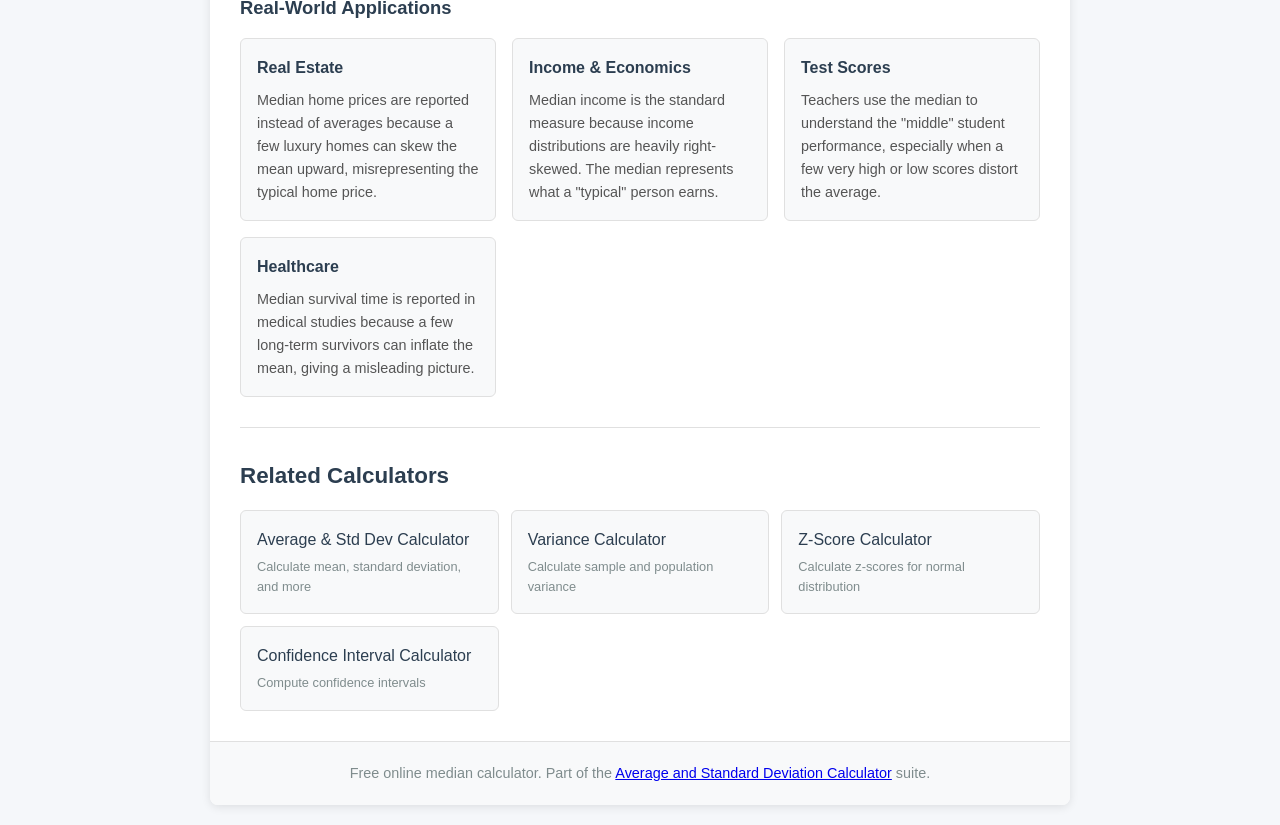
<file: median-calculator.html>
<!DOCTYPE html>
<html lang="en">
<head>
    <meta charset="UTF-8">
    <meta name="viewport" content="width=device-width, initial-scale=1.0">
    <title>Median Calculator — Find the Median, Mean, and Mode</title>
    <meta name="description" content="Free median calculator to find the median, mean, mode, and range of a data set. Shows step-by-step calculations for odd and even datasets.">
    <meta name="robots" content="index, follow">
    <link rel="canonical" href="https://gassamflower.github.io/avg-stddev-calculator/median-calculator.html">

    <meta property="og:title" content="Median Calculator — Find the Median, Mean, and Mode">
    <meta property="og:description" content="Free median calculator with step-by-step work. Find median, mean, mode, and range for any dataset.">
    <meta property="og:type" content="website">
    <meta property="og:url" content="https://gassamflower.github.io/avg-stddev-calculator/median-calculator.html">

    <meta name="twitter:card" content="summary_large_image">
    <meta name="twitter:title" content="Median Calculator — Find the Median, Mean, and Mode">
    <meta name="twitter:description" content="Free median calculator with step-by-step work. Find median, mean, mode, and range instantly.">

    <script type="application/ld+json">
    {
      "@context": "https://schema.org",
      "@type": "SoftwareApplication",
      "name": "Median Calculator",
      "applicationCategory": "EducationalApplication",
      "operatingSystem": "Web Browser",
      "description": "Free median calculator to find the median, mean, mode, and range with step-by-step calculations.",
      "offers": { "@type": "Offer", "price": "0", "priceCurrency": "USD" }
    }
    </script>

    <link rel="stylesheet" href="css/style.css">
</head>
<body>
    <div class="container">
        <header>
            <h1>Median Calculator</h1>
            <p class="subtitle">Find the median, mean, mode, and range of your data set with step-by-step work</p>
            <button id="themeToggle" class="theme-toggle" aria-label="Toggle dark mode"></button>
        </header>

        <main>
            <section class="calculator-section" aria-label="Median Calculator">
                <div class="input-group">
                    <label for="dataInput">Enter your numbers (separated by commas, spaces, or line breaks):</label>
                    <textarea id="dataInput" placeholder="e.g., 3, 7, 1, 9, 5, 2, 8"></textarea>
                </div>
                <div class="button-group">
                    <button id="calculateBtn" class="btn btn-primary">Calculate</button>
                    <button id="clearBtn" class="btn btn-secondary">Clear</button>
                    <button id="exampleBtn" class="btn btn-secondary">Load Example</button>
                    <button id="copyBtn" class="btn btn-copy" style="display:none;">Copy Results</button>
                </div>

                <div id="results" class="results" style="display:none;" aria-live="polite">
                    <h2>Results</h2>
                    <div class="results-grid">
                        <div class="result-card highlight">
                            <div class="result-label">Median</div>
                            <div id="median" class="result-value">—</div>
                        </div>
                        <div class="result-card highlight">
                            <div class="result-label">Mean (Average)</div>
                            <div id="mean" class="result-value">—</div>
                        </div>
                        <div class="result-card">
                            <div class="result-label">Mode</div>
                            <div id="mode" class="result-value">—</div>
                        </div>
                        <div class="result-card">
                            <div class="result-label">Range</div>
                            <div id="range" class="result-value">—</div>
                        </div>
                        <div class="result-card">
                            <div class="result-label">Min</div>
                            <div id="min" class="result-value">—</div>
                        </div>
                        <div class="result-card">
                            <div class="result-label">Max</div>
                            <div id="max" class="result-value">—</div>
                        </div>
                        <div class="result-card">
                            <div class="result-label">Count (n)</div>
                            <div id="count" class="result-value">—</div>
                        </div>
                    </div>
                    <div id="sortedData" class="sorted-section" aria-label="Sorted data"></div>
                    <details class="steps-section">
                        <summary>Show Step-by-Step Calculation</summary>
                        <div id="steps" class="steps-content"></div>
                    </details>
                </div>
                <div id="error" class="error" style="display:none;" role="alert"></div>
            </section>

            <section class="info-section">
                <h2>What Is the Median?</h2>
                <p>The median is the middle value in a sorted data set. It divides the data into two equal halves: half the values are below the median, and half are above. Unlike the mean, the median is not affected by extreme values (outliers), making it a robust measure of central tendency.</p>

                <h3>How to Find the Median</h3>
                <h4>Odd Number of Values</h4>
                <p>Sort the data and pick the middle value:</p>
                <div class="formula">Median = value at position (n + 1) / 2</div>
                <p>Example: For <strong>1, 3, 5, 7, 9</strong> (n=5), the median is the 3rd value = <strong>5</strong></p>

                <h4>Even Number of Values</h4>
                <p>Sort the data and average the two middle values:</p>
                <div class="formula">Median = (value at position n/2 + value at position n/2 + 1) / 2</div>
                <p>Example: For <strong>1, 3, 5, 7</strong> (n=4), the median = (3 + 5) / 2 = <strong>4</strong></p>

                <h3>Median vs. Mean</h3>
                <table class="interpretation-table">
                    <thead>
                        <tr><th>Feature</th><th>Median</th><th>Mean</th></tr>
                    </thead>
                    <tbody>
                        <tr><td>Affected by outliers?</td><td>No — robust</td><td>Yes — sensitive</td></tr>
                        <tr><td>Best for skewed data?</td><td>Yes</td><td>No</td></tr>
                        <tr><td>Used in statistics?</td><td>Central tendency</td><td>Central tendency</td></tr>
                        <tr><td>Example (1,2,3,4,100)</td><td>3</td><td>22</td></tr>
                    </tbody>
                </table>
                <p>When data is skewed (has extreme values), the median is usually a better representation of "typical" than the mean. For example, median income is more meaningful than mean income because a few very high earners can dramatically inflate the average.</p>

                <h3>Median, Mode, and Range</h3>
                <ul>
                    <li><strong>Mode:</strong> The value that appears most frequently. A dataset can have no mode, one mode, or multiple modes.</li>
                    <li><strong>Range:</strong> The difference between the maximum and minimum values (Max − Min).</li>
                    <li><strong>Together:</strong> Median, mode, and range are often reported alongside the mean to give a complete picture of a dataset's central tendency and spread.</li>
                </ul>

                <h3>Real-World Applications</h3>
                <div class="use-cases-grid">
                    <div class="use-case-card">
                        <h4>Real Estate</h4>
                        <p>Median home prices are reported instead of averages because a few luxury homes can skew the mean upward, misrepresenting the typical home price.</p>
                    </div>
                    <div class="use-case-card">
                        <h4>Income & Economics</h4>
                        <p>Median income is the standard measure because income distributions are heavily right-skewed. The median represents what a "typical" person earns.</p>
                    </div>
                    <div class="use-case-card">
                        <h4>Test Scores</h4>
                        <p>Teachers use the median to understand the "middle" student performance, especially when a few very high or low scores distort the average.</p>
                    </div>
                    <div class="use-case-card">
                        <h4>Healthcare</h4>
                        <p>Median survival time is reported in medical studies because a few long-term survivors can inflate the mean, giving a misleading picture.</p>
                    </div>
                </div>
            </section>

            <section class="related-calculators">
                <h2>Related Calculators</h2>
                <div class="related-grid">
                    <a href="index.html" class="related-link">Average &amp; Std Dev Calculator<span class="related-desc">Calculate mean, standard deviation, and more</span></a>
                    <a href="variance-calculator.html" class="related-link">Variance Calculator<span class="related-desc">Calculate sample and population variance</span></a>
                    <a href="z-score-calculator.html" class="related-link">Z-Score Calculator<span class="related-desc">Calculate z-scores for normal distribution</span></a>
                    <a href="confidence-interval-calculator.html" class="related-link">Confidence Interval Calculator<span class="related-desc">Compute confidence intervals</span></a>
                </div>
            </section>
        </main>

        <footer>
            <p>Free online median calculator. Part of the <a href="index.html">Average and Standard Deviation Calculator</a> suite.</p>
        </footer>
    </div>

    <script>
    document.addEventListener('DOMContentLoaded', function() {
        var dataInput = document.getElementById('dataInput');
        var calculateBtn = document.getElementById('calculateBtn');
        var clearBtn = document.getElementById('clearBtn');
        var exampleBtn = document.getElementById('exampleBtn');
        var copyBtn = document.getElementById('copyBtn');
        var resultsDiv = document.getElementById('results');
        var errorDiv = document.getElementById('error');
        var stepsDiv = document.getElementById('steps');
        var sortedDataDiv = document.getElementById('sortedData');
        var themeToggle = document.getElementById('themeToggle');
        var lastResults = null;

        initTheme();
        calculateBtn.addEventListener('click', calculate);
        clearBtn.addEventListener('click', clearAll);
        exampleBtn.addEventListener('click', function() { dataInput.value = '12, 15, 7, 23, 9, 18, 3, 21, 14, 16'; calculate(); });
        copyBtn.addEventListener('click', copyResults);
        dataInput.addEventListener('input', debounce(calculate, 400));
        themeToggle.addEventListener('click', toggleTheme);

        function calculate() {
            errorDiv.style.display = 'none';
            resultsDiv.style.display = 'none';
            var input = dataInput.value.trim();
            if (!input) return;
            var nums = parseNums(input);
            if (nums.length === 0) { showError('No valid numbers found.'); return; }
            if (nums.length < 2) { showError('Enter at least 2 numbers.'); return; }

            var sorted = nums.slice().sort(function(a,b){return a-b;});
            var n = sorted.length;
            var sum = sorted.reduce(function(a,b){return a+b;},0);
            var mean = sum / n;
            var median = calcMedian(sorted);
            var mode = calcMode(nums);
            var min = sorted[0];
            var max = sorted[n-1];
            var range = max - min;

            lastResults = {n:n, mean:mean, median:median, mode:mode, min:min, max:max, range:range, sorted:sorted};

            document.getElementById('median').textContent = fmt(median);
            document.getElementById('mean').textContent = fmt(mean);
            document.getElementById('mode').textContent = mode ? mode.map(fmt).join(', ') : 'No mode';
            document.getElementById('range').textContent = fmt(range);
            document.getElementById('min').textContent = fmt(min);
            document.getElementById('max').textContent = fmt(max);
            document.getElementById('count').textContent = n;

            sortedDataDiv.innerHTML = '<div class="sorted-label">Sorted data (ascending):</div><div class="sorted-values">' + sorted.map(fmt).join(', ') + '</div>';

            var html = '<h4>Step 1: Sort the Data</h4>';
            html += '<div class="step">' + sorted.map(fmt).join(', ') + '</div>';
            html += '<h4>Step 2: Find the Median</h4>';
            if (n % 2 !== 0) {
                var midPos = Math.floor(n/2) + 1;
                html += '<div class="step">n = ' + n + ' (odd). Middle position = (' + n + ' + 1) / 2 = ' + midPos + '</div>';
                html += '<div class="step">Median = ' + fmt(sorted[Math.floor(n/2)]) + '</div>';
            } else {
                var pos1 = n/2, pos2 = n/2+1;
                html += '<div class="step">n = ' + n + ' (even). Middle positions = ' + pos1 + ' and ' + pos2 + '</div>';
                html += '<div class="step">Values at positions ' + pos1 + ' and ' + pos2 + ': ' + fmt(sorted[n/2-1]) + ' and ' + fmt(sorted[n/2]) + '</div>';
                html += '<div class="step">Median = (' + fmt(sorted[n/2-1]) + ' + ' + fmt(sorted[n/2]) + ') / 2 = <span class="formula-inline">' + fmt(median) + '</span></div>';
            }
            html += '<h4>Step 3: Mean</h4>';
            html += '<div class="step">Mean = ' + fmt(sum) + ' / ' + n + ' = <span class="formula-inline">' + fmt(mean) + '</span></div>';
            stepsDiv.innerHTML = html;

            resultsDiv.style.display = 'block';
            copyBtn.style.display = 'inline-block';
        }

        function calcMedian(s) { var n=s.length, m=Math.floor(n/2); return n%2!==0 ? s[m] : (s[m-1]+s[m])/2; }
        function calcMode(data) {
            var freq={}, maxF=0;
            data.forEach(function(v){freq[v]=(freq[v]||0)+1; if(freq[v]>maxF)maxF=freq[v];});
            if (maxF===1) return null;
            var modes=Object.keys(freq).filter(function(k){return freq[k]===maxF;}).map(Number);
            return modes.length===data.length ? null : modes;
        }
        function parseNums(input) { return input.split(/[,\s\n\r\t]+/).filter(function(t){return t.length>0;}).map(parseFloat).filter(function(n){return !isNaN(n);}); }
        function fmt(num) { if (Number.isInteger(num)) return num.toString(); return parseFloat(num.toPrecision(10)).toString(); }
        function showError(msg) { errorDiv.textContent = msg; errorDiv.style.display = 'block'; }
        function clearAll() { dataInput.value = ''; resultsDiv.style.display = 'none'; errorDiv.style.display = 'none'; copyBtn.style.display = 'none'; sortedDataDiv.innerHTML = ''; dataInput.focus(); }
        function debounce(fn, ms) { var t; return function() { clearTimeout(t); t = setTimeout(fn, ms); }; }
        function copyResults() {
            if (!lastResults) return;
            var r = lastResults;
            navigator.clipboard.writeText('Count: '+r.n+'\nMedian: '+fmt(r.median)+'\nMean: '+fmt(r.mean)+'\nMode: '+(r.mode?r.mode.map(fmt).join(', '):'No mode')+'\nRange: '+fmt(r.range)+'\nMin: '+fmt(r.min)+'\nMax: '+fmt(r.max)).then(function(){copyBtn.textContent='Copied!';setTimeout(function(){copyBtn.textContent='Copy Results';},2000);});
        }
        function initTheme() { var s=localStorage.getItem('theme'); if(s) document.documentElement.setAttribute('data-theme',s); updateIcon(); }
        function toggleTheme() { var c=document.documentElement.getAttribute('data-theme'); var n=c==='dark'?'light':(c==='light'?'dark':(window.matchMedia('(prefers-color-scheme:dark)').matches?'light':'dark')); document.documentElement.setAttribute('data-theme',n); localStorage.setItem('theme',n); updateIcon(); }
        function updateIcon() { var t=document.documentElement.getAttribute('data-theme'); var d=t==='dark'||(t!=='light'&&window.matchMedia('(prefers-color-scheme:dark)').matches); themeToggle.textContent=d?'☀️':'🌙'; }
    });
    </script>
</body>
</html>
</file>
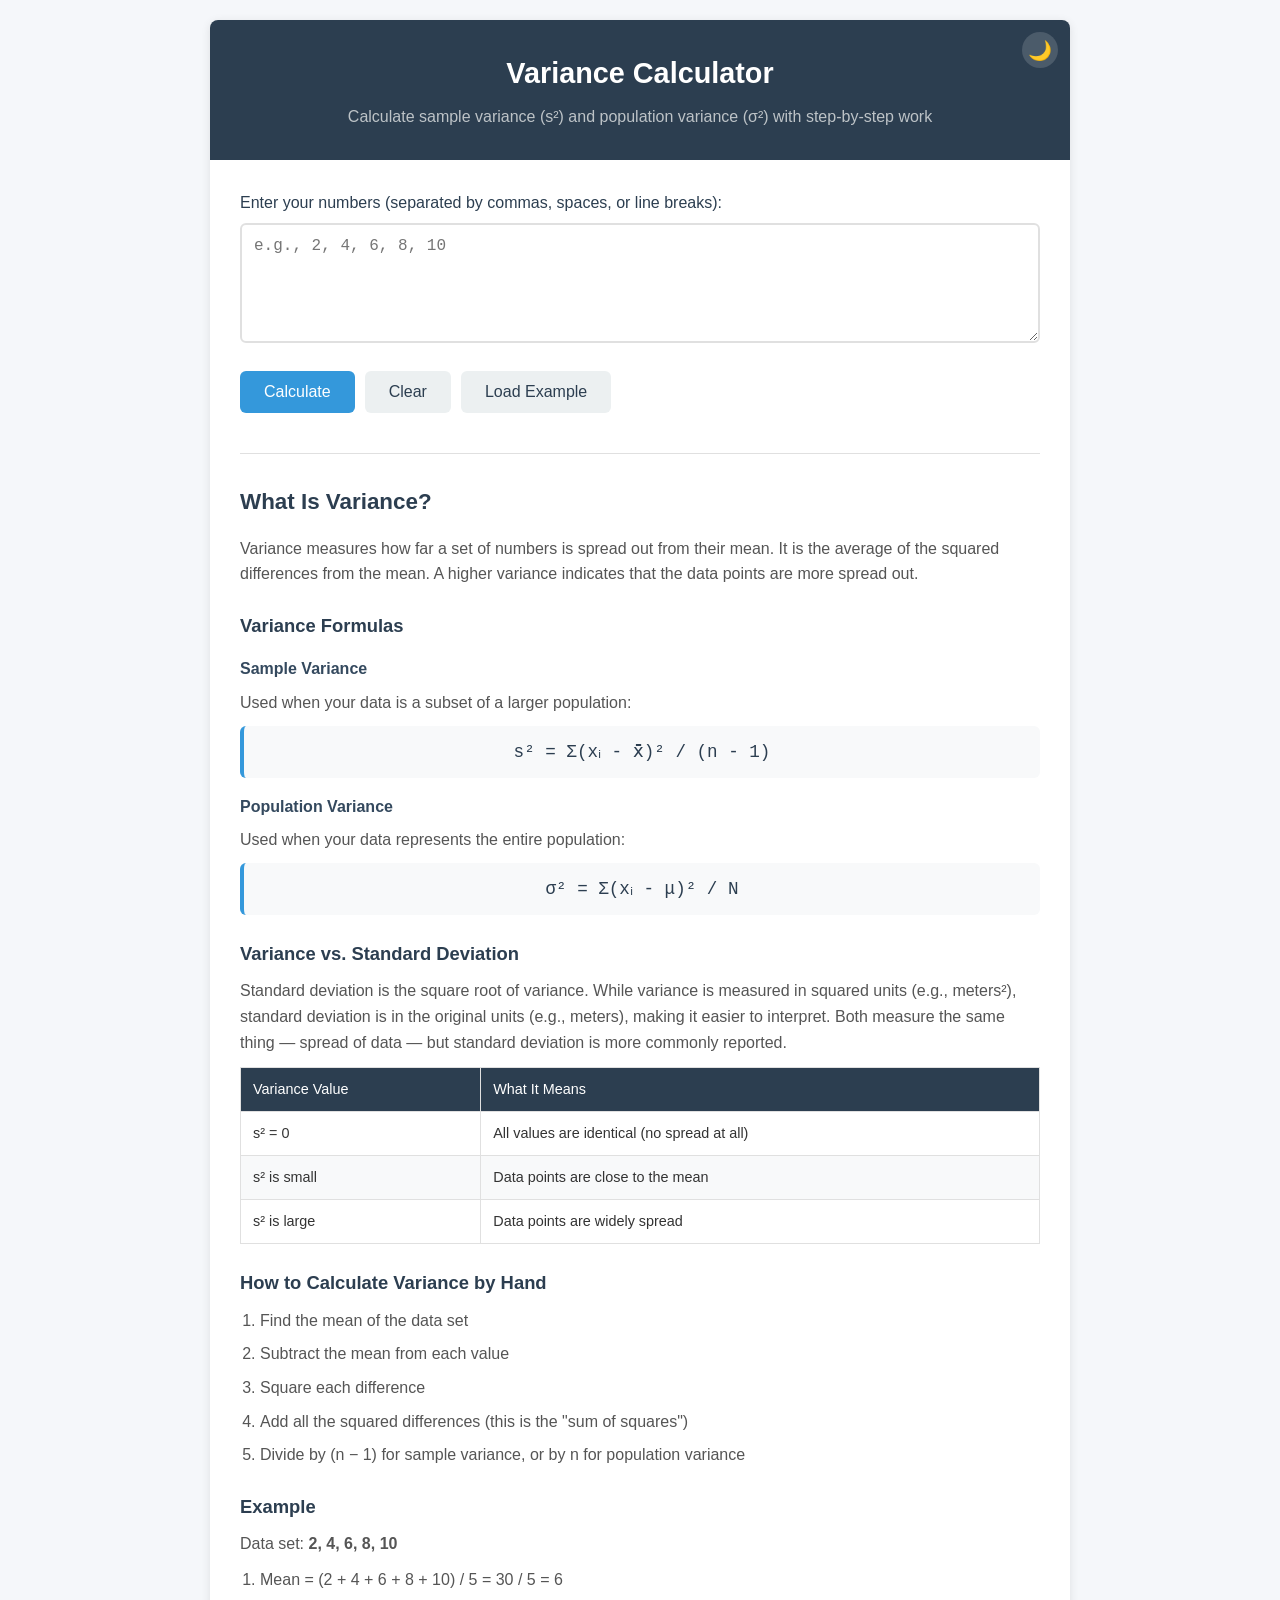
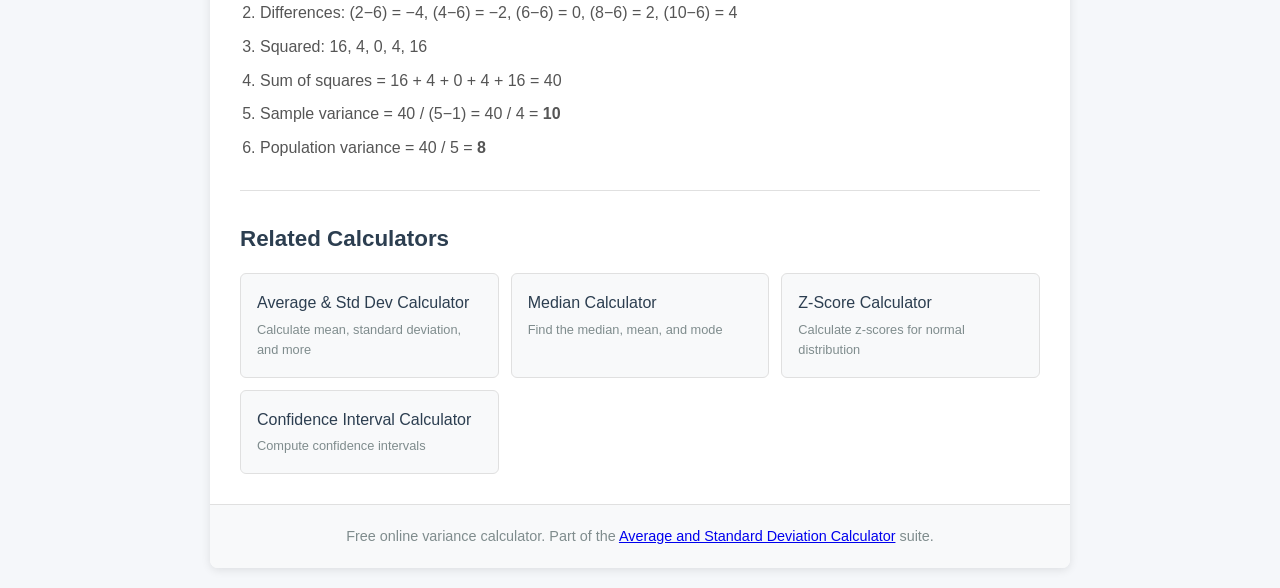
<file: variance-calculator.html>
<!DOCTYPE html>
<html lang="en">
<head>
    <meta charset="UTF-8">
    <meta name="viewport" content="width=device-width, initial-scale=1.0">
    <title>Variance Calculator — Find Sample and Population Variance</title>
    <meta name="description" content="Free variance calculator to find the sample and population variance of a data set. Shows step-by-step calculations with formulas and interpretation.">
    <meta name="robots" content="index, follow">
    <link rel="canonical" href="https://gassamflower.github.io/avg-stddev-calculator/variance-calculator.html">

    <meta property="og:title" content="Variance Calculator — Sample and Population Variance">
    <meta property="og:description" content="Free variance calculator with step-by-step calculations. Find sample variance (s²) and population variance (σ²) instantly.">
    <meta property="og:type" content="website">
    <meta property="og:url" content="https://gassamflower.github.io/avg-stddev-calculator/variance-calculator.html">

    <meta name="twitter:card" content="summary_large_image">
    <meta name="twitter:title" content="Variance Calculator — Sample and Population Variance">
    <meta name="twitter:description" content="Free variance calculator with step-by-step calculations. Find sample and population variance instantly.">

    <script type="application/ld+json">
    {
      "@context": "https://schema.org",
      "@type": "SoftwareApplication",
      "name": "Variance Calculator",
      "applicationCategory": "EducationalApplication",
      "operatingSystem": "Web Browser",
      "description": "Free variance calculator to find sample and population variance with step-by-step calculations.",
      "offers": { "@type": "Offer", "price": "0", "priceCurrency": "USD" }
    }
    </script>

    <link rel="stylesheet" href="css/style.css">
</head>
<body>
    <div class="container">
        <header>
            <h1>Variance Calculator</h1>
            <p class="subtitle">Calculate sample variance (s²) and population variance (σ²) with step-by-step work</p>
            <button id="themeToggle" class="theme-toggle" aria-label="Toggle dark mode"></button>
        </header>

        <main>
            <section class="calculator-section" aria-label="Variance Calculator">
                <div class="input-group">
                    <label for="dataInput">Enter your numbers (separated by commas, spaces, or line breaks):</label>
                    <textarea id="dataInput" placeholder="e.g., 2, 4, 6, 8, 10"></textarea>
                </div>
                <div class="button-group">
                    <button id="calculateBtn" class="btn btn-primary">Calculate</button>
                    <button id="clearBtn" class="btn btn-secondary">Clear</button>
                    <button id="exampleBtn" class="btn btn-secondary">Load Example</button>
                    <button id="copyBtn" class="btn btn-copy" style="display:none;">Copy Results</button>
                </div>

                <div id="results" class="results" style="display:none;" aria-live="polite">
                    <h2>Results</h2>
                    <div class="results-grid">
                        <div class="result-card highlight">
                            <div class="result-label">Sample Variance (s²)</div>
                            <div id="sampleVar" class="result-value">—</div>
                        </div>
                        <div class="result-card highlight">
                            <div class="result-label">Population Variance (σ²)</div>
                            <div id="popVar" class="result-value">—</div>
                        </div>
                        <div class="result-card">
                            <div class="result-label">Sample Std Dev (s)</div>
                            <div id="sampleSD" class="result-value">—</div>
                        </div>
                        <div class="result-card">
                            <div class="result-label">Population Std Dev (σ)</div>
                            <div id="popSD" class="result-value">—</div>
                        </div>
                        <div class="result-card">
                            <div class="result-label">Count (n)</div>
                            <div id="count" class="result-value">—</div>
                        </div>
                        <div class="result-card">
                            <div class="result-label">Mean (x̄)</div>
                            <div id="mean" class="result-value">—</div>
                        </div>
                        <div class="result-card">
                            <div class="result-label">Sum of Squares (SS)</div>
                            <div id="ss" class="result-value">—</div>
                        </div>
                    </div>
                    <details class="steps-section">
                        <summary>Show Step-by-Step Calculation</summary>
                        <div id="steps" class="steps-content"></div>
                    </details>
                </div>
                <div id="error" class="error" style="display:none;" role="alert"></div>
            </section>

            <section class="info-section">
                <h2>What Is Variance?</h2>
                <p>Variance measures how far a set of numbers is spread out from their mean. It is the average of the squared differences from the mean. A higher variance indicates that the data points are more spread out.</p>

                <h3>Variance Formulas</h3>
                <h4>Sample Variance</h4>
                <p>Used when your data is a subset of a larger population:</p>
                <div class="formula">s² = Σ(xᵢ - x̄)² / (n - 1)</div>

                <h4>Population Variance</h4>
                <p>Used when your data represents the entire population:</p>
                <div class="formula">σ² = Σ(xᵢ - μ)² / N</div>

                <h3>Variance vs. Standard Deviation</h3>
                <p>Standard deviation is the square root of variance. While variance is measured in squared units (e.g., meters²), standard deviation is in the original units (e.g., meters), making it easier to interpret. Both measure the same thing — spread of data — but standard deviation is more commonly reported.</p>

                <table class="interpretation-table">
                    <thead>
                        <tr><th>Variance Value</th><th>What It Means</th></tr>
                    </thead>
                    <tbody>
                        <tr><td>s² = 0</td><td>All values are identical (no spread at all)</td></tr>
                        <tr><td>s² is small</td><td>Data points are close to the mean</td></tr>
                        <tr><td>s² is large</td><td>Data points are widely spread</td></tr>
                    </tbody>
                </table>

                <h3>How to Calculate Variance by Hand</h3>
                <ol>
                    <li>Find the mean of the data set</li>
                    <li>Subtract the mean from each value</li>
                    <li>Square each difference</li>
                    <li>Add all the squared differences (this is the "sum of squares")</li>
                    <li>Divide by (n − 1) for sample variance, or by n for population variance</li>
                </ol>

                <h3>Example</h3>
                <p>Data set: <strong>2, 4, 6, 8, 10</strong></p>
                <ol>
                    <li>Mean = (2 + 4 + 6 + 8 + 10) / 5 = 30 / 5 = 6</li>
                    <li>Differences: (2−6) = −4, (4−6) = −2, (6−6) = 0, (8−6) = 2, (10−6) = 4</li>
                    <li>Squared: 16, 4, 0, 4, 16</li>
                    <li>Sum of squares = 16 + 4 + 0 + 4 + 16 = 40</li>
                    <li>Sample variance = 40 / (5−1) = 40 / 4 = <strong>10</strong></li>
                    <li>Population variance = 40 / 5 = <strong>8</strong></li>
                </ol>
            </section>

            <section class="related-calculators">
                <h2>Related Calculators</h2>
                <div class="related-grid">
                    <a href="index.html" class="related-link">Average &amp; Std Dev Calculator<span class="related-desc">Calculate mean, standard deviation, and more</span></a>
                    <a href="median-calculator.html" class="related-link">Median Calculator<span class="related-desc">Find the median, mean, and mode</span></a>
                    <a href="z-score-calculator.html" class="related-link">Z-Score Calculator<span class="related-desc">Calculate z-scores for normal distribution</span></a>
                    <a href="confidence-interval-calculator.html" class="related-link">Confidence Interval Calculator<span class="related-desc">Compute confidence intervals</span></a>
                </div>
            </section>
        </main>

        <footer>
            <p>Free online variance calculator. Part of the <a href="index.html">Average and Standard Deviation Calculator</a> suite.</p>
        </footer>
    </div>

    <script>
    document.addEventListener('DOMContentLoaded', function() {
        var dataInput = document.getElementById('dataInput');
        var calculateBtn = document.getElementById('calculateBtn');
        var clearBtn = document.getElementById('clearBtn');
        var exampleBtn = document.getElementById('exampleBtn');
        var copyBtn = document.getElementById('copyBtn');
        var resultsDiv = document.getElementById('results');
        var errorDiv = document.getElementById('error');
        var stepsDiv = document.getElementById('steps');
        var themeToggle = document.getElementById('themeToggle');
        var lastResults = null;

        initTheme();
        calculateBtn.addEventListener('click', calculate);
        clearBtn.addEventListener('click', clearAll);
        exampleBtn.addEventListener('click', function() { dataInput.value = '2, 4, 6, 8, 10'; calculate(); });
        copyBtn.addEventListener('click', copyResults);
        dataInput.addEventListener('input', debounce(calculate, 400));
        themeToggle.addEventListener('click', toggleTheme);

        function calculate() {
            errorDiv.style.display = 'none';
            resultsDiv.style.display = 'none';
            var input = dataInput.value.trim();
            if (!input) return;
            var nums = parseNums(input);
            if (nums.length === 0) { showError('No valid numbers found.'); return; }
            if (nums.length < 2) { showError('Enter at least 2 numbers.'); return; }

            var n = nums.length;
            var sum = nums.reduce(function(a,b){return a+b;},0);
            var mean = sum / n;
            var sqDiffs = nums.map(function(x){return Math.pow(x-mean,2);});
            var ss = sqDiffs.reduce(function(a,b){return a+b;},0);
            var sampleVar = ss / (n-1);
            var popVar = ss / n;

            lastResults = {n:n, mean:mean, ss:ss, sampleVar:sampleVar, popVar:popVar, sampleSD:Math.sqrt(sampleVar), popSD:Math.sqrt(popVar), nums:nums, sqDiffs:sqDiffs};

            document.getElementById('sampleVar').textContent = fmt(sampleVar);
            document.getElementById('popVar').textContent = fmt(popVar);
            document.getElementById('sampleSD').textContent = fmt(lastResults.sampleSD);
            document.getElementById('popSD').textContent = fmt(lastResults.popSD);
            document.getElementById('count').textContent = n;
            document.getElementById('mean').textContent = fmt(mean);
            document.getElementById('ss').textContent = fmt(ss);

            var html = '<h4>Step 1: Mean</h4>';
            html += '<div class="step">x̄ = ' + nums.map(fmt).join(' + ') + ' / ' + n + ' = ' + fmt(mean) + '</div>';
            html += '<h4>Step 2: Squared Differences</h4>';
            nums.forEach(function(x,i){html += '<div class="step">(' + fmt(x) + ' − ' + fmt(mean) + ')² = ' + fmt(sqDiffs[i]) + '</div>';});
            html += '<h4>Step 3: Sum of Squares</h4>';
            html += '<div class="step">SS = ' + fmt(ss) + '</div>';
            html += '<h4>Step 4: Variances</h4>';
            html += '<div class="step">s² = ' + fmt(ss) + ' / ' + (n-1) + ' = <span class="formula-inline">' + fmt(sampleVar) + '</span></div>';
            html += '<div class="step">σ² = ' + fmt(ss) + ' / ' + n + ' = <span class="formula-inline">' + fmt(popVar) + '</span></div>';
            stepsDiv.innerHTML = html;

            resultsDiv.style.display = 'block';
            copyBtn.style.display = 'inline-block';
        }

        function parseNums(input) {
            return input.split(/[,\s\n\r\t]+/).filter(function(t){return t.length>0;}).map(parseFloat).filter(function(n){return !isNaN(n);});
        }
        function fmt(num) {
            if (Number.isInteger(num)) return num.toString();
            return parseFloat(num.toPrecision(10)).toString();
        }
        function showError(msg) { errorDiv.textContent = msg; errorDiv.style.display = 'block'; }
        function clearAll() { dataInput.value = ''; resultsDiv.style.display = 'none'; errorDiv.style.display = 'none'; copyBtn.style.display = 'none'; dataInput.focus(); }
        function debounce(fn, ms) { var t; return function() { clearTimeout(t); t = setTimeout(fn, ms); }; }
        function copyResults() {
            if (!lastResults) return;
            var r = lastResults;
            navigator.clipboard.writeText('Count: '+r.n+'\nMean: '+fmt(r.mean)+'\nSample Variance (s²): '+fmt(r.sampleVar)+'\nPopulation Variance (σ²): '+fmt(r.popVar)+'\nSample Std Dev: '+fmt(r.sampleSD)+'\nPop Std Dev: '+fmt(r.popSD)+'\nSum of Squares: '+fmt(r.ss)).then(function(){copyBtn.textContent='Copied!';setTimeout(function(){copyBtn.textContent='Copy Results';},2000);});
        }
        function initTheme() { var s=localStorage.getItem('theme'); if(s) document.documentElement.setAttribute('data-theme',s); updateIcon(); }
        function toggleTheme() { var c=document.documentElement.getAttribute('data-theme'); var n=c==='dark'?'light':(c==='light'?'dark':(window.matchMedia('(prefers-color-scheme:dark)').matches?'light':'dark')); document.documentElement.setAttribute('data-theme',n); localStorage.setItem('theme',n); updateIcon(); }
        function updateIcon() { var t=document.documentElement.getAttribute('data-theme'); var d=t==='dark'||(t!=='light'&&window.matchMedia('(prefers-color-scheme:dark)').matches); themeToggle.textContent=d?'☀️':'🌙'; }
    });
    </script>
</body>
</html>
</file>
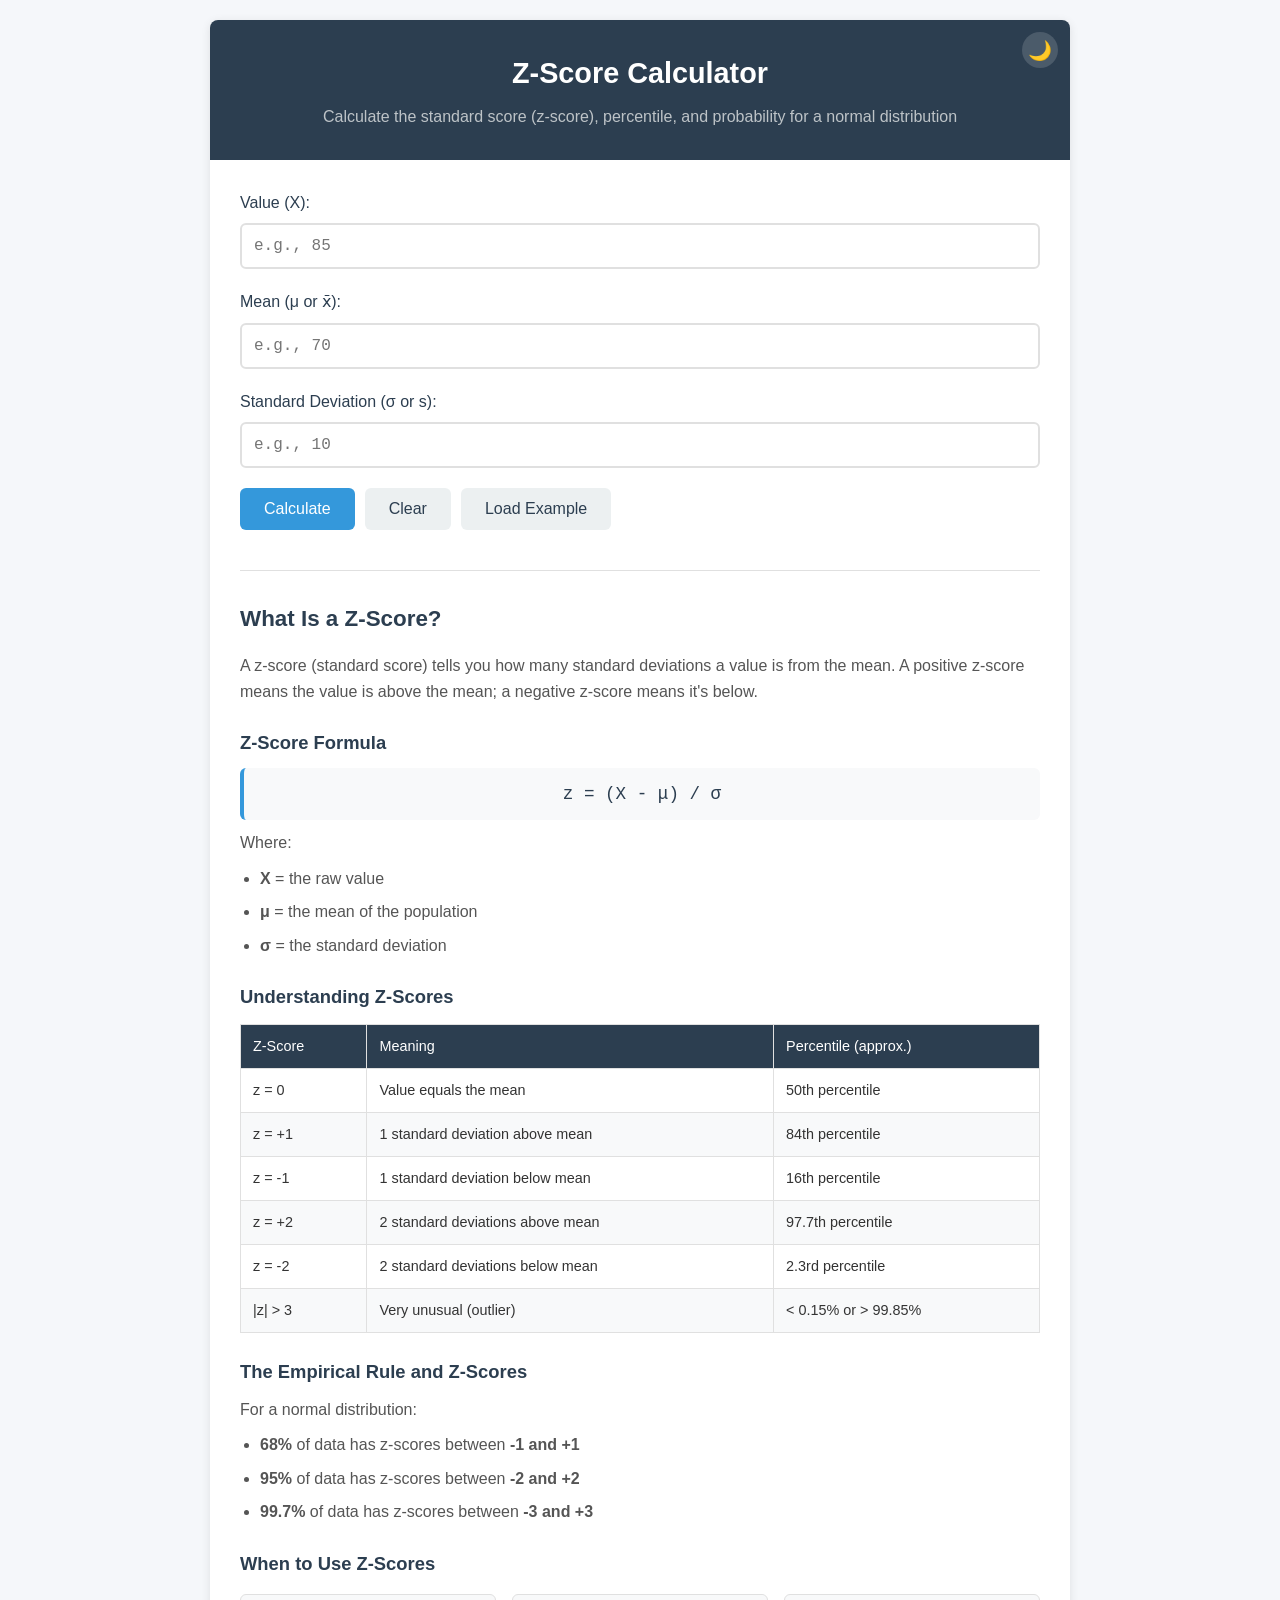
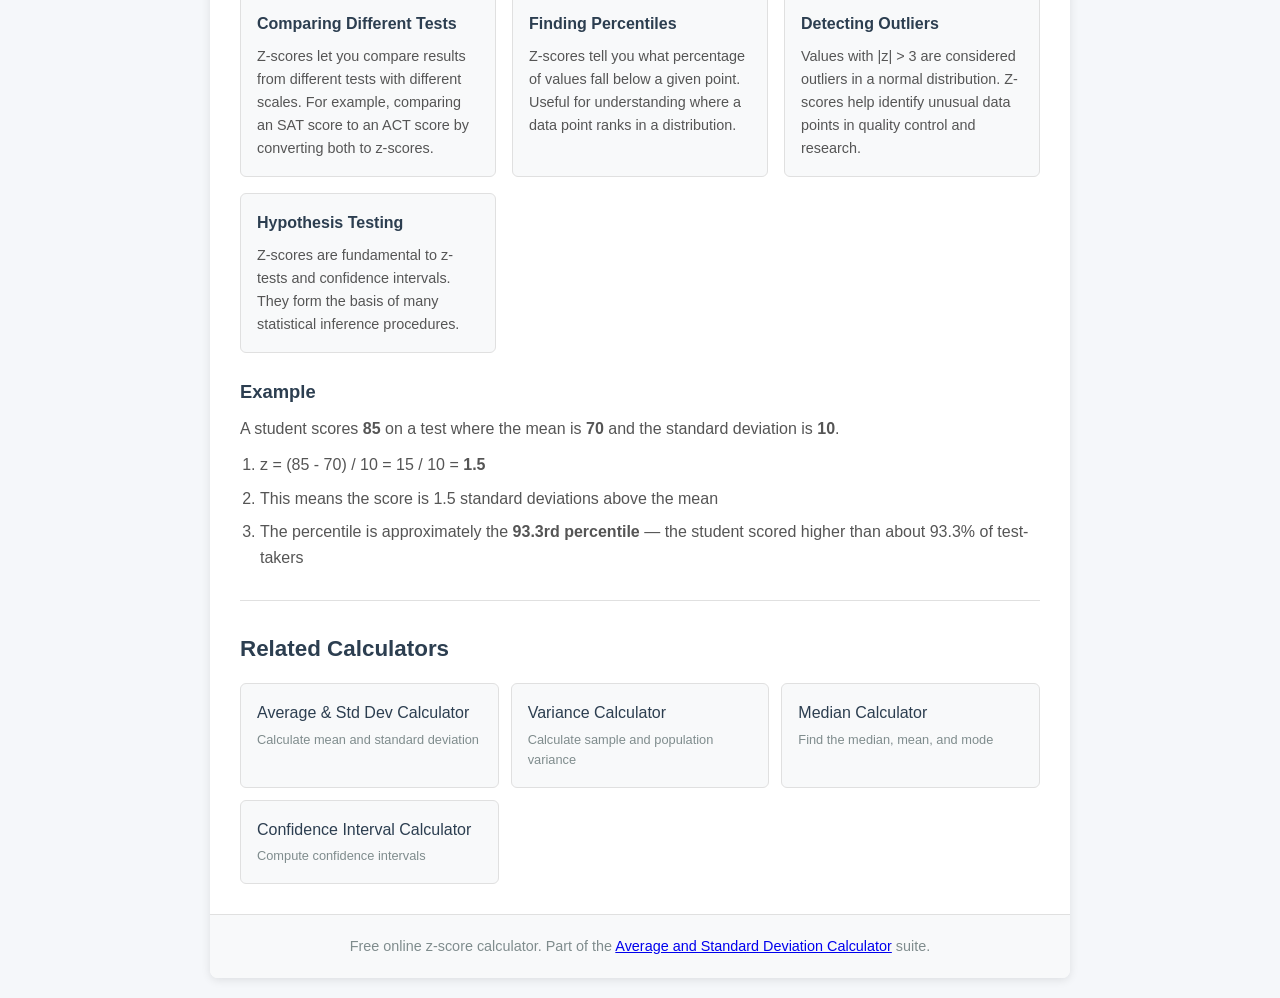
<file: z-score-calculator.html>
<!DOCTYPE html>
<html lang="en">
<head>
    <meta charset="UTF-8">
    <meta name="viewport" content="width=device-width, initial-scale=1.0">
    <title>Z-Score Calculator — Standard Score & Normal Distribution</title>
    <meta name="description" content="Free z-score calculator to find the standard score, percentile, and probability for any value in a normal distribution. Shows the formula and step-by-step work.">
    <meta name="robots" content="index, follow">
    <link rel="canonical" href="https://gassamflower.github.io/avg-stddev-calculator/z-score-calculator.html">

    <meta property="og:title" content="Z-Score Calculator — Standard Score & Normal Distribution">
    <meta property="og:description" content="Free z-score calculator with step-by-step work. Find standard score, percentile, and probability for normal distribution.">
    <meta property="og:type" content="website">
    <meta property="og:url" content="https://gassamflower.github.io/avg-stddev-calculator/z-score-calculator.html">

    <meta name="twitter:card" content="summary_large_image">
    <meta name="twitter:title" content="Z-Score Calculator — Standard Score & Normal Distribution">
    <meta name="twitter:description" content="Free z-score calculator. Find standard score, percentile, and probability for normal distribution.">

    <script type="application/ld+json">
    {
      "@context": "https://schema.org",
      "@type": "SoftwareApplication",
      "name": "Z-Score Calculator",
      "applicationCategory": "EducationalApplication",
      "operatingSystem": "Web Browser",
      "description": "Free z-score calculator to find standard score and percentile for normal distribution.",
      "offers": { "@type": "Offer", "price": "0", "priceCurrency": "USD" }
    }
    </script>

    <link rel="stylesheet" href="css/style.css">
</head>
<body>
    <div class="container">
        <header>
            <h1>Z-Score Calculator</h1>
            <p class="subtitle">Calculate the standard score (z-score), percentile, and probability for a normal distribution</p>
            <button id="themeToggle" class="theme-toggle" aria-label="Toggle dark mode"></button>
        </header>

        <main>
            <section class="calculator-section" aria-label="Z-Score Calculator">
                <div class="input-group">
                    <label for="rawValue">Value (X):</label>
                    <input type="text" id="rawValue" class="single-input" placeholder="e.g., 85">
                </div>
                <div class="input-group">
                    <label for="meanValue">Mean (μ or x̄):</label>
                    <input type="text" id="meanValue" class="single-input" placeholder="e.g., 70">
                </div>
                <div class="input-group">
                    <label for="sdValue">Standard Deviation (σ or s):</label>
                    <input type="text" id="sdValue" class="single-input" placeholder="e.g., 10">
                </div>
                <div class="button-group">
                    <button id="calculateBtn" class="btn btn-primary">Calculate</button>
                    <button id="clearBtn" class="btn btn-secondary">Clear</button>
                    <button id="exampleBtn" class="btn btn-secondary">Load Example</button>
                </div>

                <div id="results" class="results" style="display:none;" aria-live="polite">
                    <h2>Results</h2>
                    <div class="results-grid">
                        <div class="result-card highlight">
                            <div class="result-label">Z-Score</div>
                            <div id="zScore" class="result-value">—</div>
                        </div>
                        <div class="result-card highlight">
                            <div class="result-label">Percentile</div>
                            <div id="percentile" class="result-value">—</div>
                        </div>
                        <div class="result-card">
                            <div class="result-label">P(X &lt; value)</div>
                            <div id="pBelow" class="result-value">—</div>
                        </div>
                        <div class="result-card">
                            <div class="result-label">P(X &gt; value)</div>
                            <div id="pAbove" class="result-value">—</div>
                        </div>
                    </div>
                    <div id="interpretation" class="sorted-section"></div>
                </div>
                <div id="error" class="error" style="display:none;" role="alert"></div>
            </section>

            <section class="info-section">
                <h2>What Is a Z-Score?</h2>
                <p>A z-score (standard score) tells you how many standard deviations a value is from the mean. A positive z-score means the value is above the mean; a negative z-score means it's below.</p>

                <h3>Z-Score Formula</h3>
                <div class="formula">z = (X - μ) / σ</div>
                <p>Where:</p>
                <ul>
                    <li><strong>X</strong> = the raw value</li>
                    <li><strong>μ</strong> = the mean of the population</li>
                    <li><strong>σ</strong> = the standard deviation</li>
                </ul>

                <h3>Understanding Z-Scores</h3>
                <table class="interpretation-table">
                    <thead>
                        <tr><th>Z-Score</th><th>Meaning</th><th>Percentile (approx.)</th></tr>
                    </thead>
                    <tbody>
                        <tr><td>z = 0</td><td>Value equals the mean</td><td>50th percentile</td></tr>
                        <tr><td>z = +1</td><td>1 standard deviation above mean</td><td>84th percentile</td></tr>
                        <tr><td>z = -1</td><td>1 standard deviation below mean</td><td>16th percentile</td></tr>
                        <tr><td>z = +2</td><td>2 standard deviations above mean</td><td>97.7th percentile</td></tr>
                        <tr><td>z = -2</td><td>2 standard deviations below mean</td><td>2.3rd percentile</td></tr>
                        <tr><td>|z| &gt; 3</td><td>Very unusual (outlier)</td><td>&lt; 0.15% or &gt; 99.85%</td></tr>
                    </tbody>
                </table>

                <h3>The Empirical Rule and Z-Scores</h3>
                <p>For a normal distribution:</p>
                <ul>
                    <li><strong>68%</strong> of data has z-scores between <strong>-1 and +1</strong></li>
                    <li><strong>95%</strong> of data has z-scores between <strong>-2 and +2</strong></li>
                    <li><strong>99.7%</strong> of data has z-scores between <strong>-3 and +3</strong></li>
                </ul>

                <h3>When to Use Z-Scores</h3>
                <div class="use-cases-grid">
                    <div class="use-case-card">
                        <h4>Comparing Different Tests</h4>
                        <p>Z-scores let you compare results from different tests with different scales. For example, comparing an SAT score to an ACT score by converting both to z-scores.</p>
                    </div>
                    <div class="use-case-card">
                        <h4>Finding Percentiles</h4>
                        <p>Z-scores tell you what percentage of values fall below a given point. Useful for understanding where a data point ranks in a distribution.</p>
                    </div>
                    <div class="use-case-card">
                        <h4>Detecting Outliers</h4>
                        <p>Values with |z| > 3 are considered outliers in a normal distribution. Z-scores help identify unusual data points in quality control and research.</p>
                    </div>
                    <div class="use-case-card">
                        <h4>Hypothesis Testing</h4>
                        <p>Z-scores are fundamental to z-tests and confidence intervals. They form the basis of many statistical inference procedures.</p>
                    </div>
                </div>

                <h3>Example</h3>
                <p>A student scores <strong>85</strong> on a test where the mean is <strong>70</strong> and the standard deviation is <strong>10</strong>.</p>
                <ol>
                    <li>z = (85 - 70) / 10 = 15 / 10 = <strong>1.5</strong></li>
                    <li>This means the score is 1.5 standard deviations above the mean</li>
                    <li>The percentile is approximately the <strong>93.3rd percentile</strong> — the student scored higher than about 93.3% of test-takers</li>
                </ol>
            </section>

            <section class="related-calculators">
                <h2>Related Calculators</h2>
                <div class="related-grid">
                    <a href="index.html" class="related-link">Average &amp; Std Dev Calculator<span class="related-desc">Calculate mean and standard deviation</span></a>
                    <a href="variance-calculator.html" class="related-link">Variance Calculator<span class="related-desc">Calculate sample and population variance</span></a>
                    <a href="median-calculator.html" class="related-link">Median Calculator<span class="related-desc">Find the median, mean, and mode</span></a>
                    <a href="confidence-interval-calculator.html" class="related-link">Confidence Interval Calculator<span class="related-desc">Compute confidence intervals</span></a>
                </div>
            </section>
        </main>

        <footer>
            <p>Free online z-score calculator. Part of the <a href="index.html">Average and Standard Deviation Calculator</a> suite.</p>
        </footer>
    </div>

    <style>
    .single-input {
        width: 100%;
        padding: 12px;
        border: 2px solid var(--border);
        border-radius: 6px;
        font-size: 1rem;
        font-family: 'Courier New', monospace;
        background: var(--surface);
        color: var(--text);
        transition: border-color 0.2s;
    }
    .single-input:focus {
        outline: none;
        border-color: var(--accent);
    }
    </style>

    <script>
    document.addEventListener('DOMContentLoaded', function() {
        var rawInput = document.getElementById('rawValue');
        var meanInput = document.getElementById('meanValue');
        var sdInput = document.getElementById('sdValue');
        var calculateBtn = document.getElementById('calculateBtn');
        var clearBtn = document.getElementById('clearBtn');
        var exampleBtn = document.getElementById('exampleBtn');
        var resultsDiv = document.getElementById('results');
        var errorDiv = document.getElementById('error');
        var interpDiv = document.getElementById('interpretation');
        var themeToggle = document.getElementById('themeToggle');

        initTheme();
        calculateBtn.addEventListener('click', calculate);
        clearBtn.addEventListener('click', clearAll);
        exampleBtn.addEventListener('click', function() {
            rawInput.value = '85'; meanInput.value = '70'; sdInput.value = '10'; calculate();
        });
        themeToggle.addEventListener('click', toggleTheme);

        [rawInput, meanInput, sdInput].forEach(function(el) {
            el.addEventListener('input', debounce(calculate, 400));
        });

        function calculate() {
            errorDiv.style.display = 'none';
            resultsDiv.style.display = 'none';

            var x = parseFloat(rawValue.value);
            var mean = parseFloat(meanInput.value);
            var sd = parseFloat(sdInput.value);

            if (isNaN(x) || isNaN(mean) || isNaN(sd)) return;
            if (sd <= 0) { showError('Standard deviation must be greater than 0.'); return; }

            var z = (x - mean) / sd;
            var pBelow = normalCDF(z);
            var pAbove = 1 - pBelow;
            var pctile = pBelow * 100;

            document.getElementById('zScore').textContent = z.toFixed(4);
            document.getElementById('percentile').textContent = pctile.toFixed(2) + '%';
            document.getElementById('pBelow').textContent = (pBelow * 100).toFixed(4) + '%';
            document.getElementById('pAbove').textContent = (pAbove * 100).toFixed(4) + '%';

            var interp = '';
            if (Math.abs(z) < 1) {
                interp = '<div class="sorted-label">Interpretation:</div><div class="sorted-values">The value is within 1 standard deviation of the mean. This is a typical/common value — about 68% of data falls in this range.</div>';
            } else if (Math.abs(z) < 2) {
                interp = '<div class="sorted-label">Interpretation:</div><div class="sorted-values">The value is between 1 and 2 standard deviations from the mean. This is somewhat unusual — only about 5% of data falls beyond 2 standard deviations.</div>';
            } else if (Math.abs(z) < 3) {
                interp = '<div class="sorted-label">Interpretation:</div><div class="sorted-values">The value is between 2 and 3 standard deviations from the mean. This is quite unusual — only about 0.3% of data falls beyond 3 standard deviations.</div>';
            } else {
                interp = '<div class="sorted-label">Interpretation:</div><div class="sorted-values">The value is more than 3 standard deviations from the mean. This is very unusual and may be considered an <strong>outlier</strong>.</div>';
            }
            interp += '<div style="margin-top:8px;font-size:0.9rem;color:var(--text-secondary);">Direction: ' + (z > 0 ? 'Above' : z < 0 ? 'Below' : 'At') + ' the mean by ' + Math.abs(z).toFixed(2) + ' standard deviations.</div>';
            interpDiv.innerHTML = interp;

            resultsDiv.style.display = 'block';
        }

        function normalCDF(z) {
            var a1=0.254829592, a2=-0.284496736, a3=1.421413741, a4=-1.453152027, a5=1.061405429, p=0.3275911;
            var sign = z < 0 ? -1 : 1;
            var x = Math.abs(z) / Math.sqrt(2);
            var t = 1.0 / (1.0 + p * x);
            var y = 1.0 - (((((a5*t + a4)*t) + a3)*t + a2)*t + a1) * t * Math.exp(-x*x);
            return 0.5 * (1.0 + sign * y);
        }

        function showError(msg) { errorDiv.textContent = msg; errorDiv.style.display = 'block'; }
        function clearAll() { rawInput.value = ''; meanInput.value = ''; sdInput.value = ''; resultsDiv.style.display = 'none'; errorDiv.style.display = 'none'; rawInput.focus(); }
        function debounce(fn, ms) { var t; return function() { clearTimeout(t); t = setTimeout(fn, ms); }; }
        function initTheme() { var s=localStorage.getItem('theme'); if(s) document.documentElement.setAttribute('data-theme',s); updateIcon(); }
        function toggleTheme() { var c=document.documentElement.getAttribute('data-theme'); var n=c==='dark'?'light':(c==='light'?'dark':(window.matchMedia('(prefers-color-scheme:dark)').matches?'light':'dark')); document.documentElement.setAttribute('data-theme',n); localStorage.setItem('theme',n); updateIcon(); }
        function updateIcon() { var t=document.documentElement.getAttribute('data-theme'); var d=t==='dark'||(t!=='light'&&window.matchMedia('(prefers-color-scheme:dark)').matches); themeToggle.textContent=d?'☀️':'🌙'; }
    });
    </script>
</body>
</html>
</file>
<file: css/style.css>
:root {
    --bg: #f5f7fa;
    --surface: #fff;
    --surface-alt: #f8f9fa;
    --text: #333;
    --text-secondary: #555;
    --text-muted: #7f8c8d;
    --heading: #2c3e50;
    --heading-alt: #34495e;
    --border: #e0e0e0;
    --accent: #3498db;
    --accent-hover: #2980b9;
    --accent-light: #ebf5fb;
    --success: #27ae60;
    --success-hover: #219a52;
    --error-bg: #fee;
    --error-border: #fcc;
    --error-text: #c33;
    --shadow: rgba(0,0,0,0.1);
    --header-bg: #2c3e50;
    --header-text: #fff;
    --header-subtitle: #bdc3c7;
    --btn-secondary-bg: #ecf0f1;
    --btn-secondary-text: #2c3e50;
    --btn-secondary-hover: #d5dbdb;
    --formula-border: #3498db;
    --step-border: #3498db;
    --table-header-bg: #2c3e50;
    --table-header-text: #fff;
    --table-stripe: #f8f9fa;
    --card-border: #e0e0e0;
    --highlight-border: #3498db;
    --highlight-bg: #ebf5fb;
    --histogram-bar: #3498db;
    --histogram-mean: #e74c3c;
}

@media (prefers-color-scheme: dark) {
    :root {
        --bg: #1a1a2e;
        --surface: #16213e;
        --surface-alt: #1a1a2e;
        --text: #e0e0e0;
        --text-secondary: #b0b0b0;
        --text-muted: #888;
        --heading: #e8e8e8;
        --heading-alt: #ccc;
        --border: #2a2a4a;
        --accent: #5dade2;
        --accent-hover: #3498db;
        --accent-light: #1a2a3e;
        --shadow: rgba(0,0,0,0.3);
        --header-bg: #0f3460;
        --header-text: #e8e8e8;
        --header-subtitle: #8899aa;
        --btn-secondary-bg: #2a2a4a;
        --btn-secondary-text: #e0e0e0;
        --btn-secondary-hover: #3a3a5a;
        --error-bg: #2a1a1a;
        --error-border: #5a2a2a;
        --error-text: #e88;
        --table-header-bg: #0f3460;
        --table-header-text: #e8e8e8;
        --table-stripe: #1a1a2e;
        --card-border: #2a2a4a;
        --highlight-border: #5dade2;
        --highlight-bg: #1a2a3e;
        --histogram-bar: #5dade2;
        --histogram-mean: #e74c3c;
    }
}

[data-theme="dark"] {
    --bg: #1a1a2e;
    --surface: #16213e;
    --surface-alt: #1a1a2e;
    --text: #e0e0e0;
    --text-secondary: #b0b0b0;
    --text-muted: #888;
    --heading: #e8e8e8;
    --heading-alt: #ccc;
    --border: #2a2a4a;
    --accent: #5dade2;
    --accent-hover: #3498db;
    --accent-light: #1a2a3e;
    --shadow: rgba(0,0,0,0.3);
    --header-bg: #0f3460;
    --header-text: #e8e8e8;
    --header-subtitle: #8899aa;
    --btn-secondary-bg: #2a2a4a;
    --btn-secondary-text: #e0e0e0;
    --btn-secondary-hover: #3a3a5a;
    --error-bg: #2a1a1a;
    --error-border: #5a2a2a;
    --error-text: #e88;
    --table-header-bg: #0f3460;
    --table-header-text: #e8e8e8;
    --table-stripe: #1a1a2e;
    --card-border: #2a2a4a;
    --highlight-border: #5dade2;
    --highlight-bg: #1a2a3e;
    --histogram-bar: #5dade2;
    --histogram-mean: #e74c3c;
}

[data-theme="light"] {
    --bg: #f5f7fa;
    --surface: #fff;
    --surface-alt: #f8f9fa;
    --text: #333;
    --text-secondary: #555;
    --text-muted: #7f8c8d;
    --heading: #2c3e50;
    --heading-alt: #34495e;
    --border: #e0e0e0;
    --accent: #3498db;
    --accent-hover: #2980b9;
    --accent-light: #ebf5fb;
    --shadow: rgba(0,0,0,0.1);
    --header-bg: #2c3e50;
    --header-text: #fff;
    --header-subtitle: #bdc3c7;
    --btn-secondary-bg: #ecf0f1;
    --btn-secondary-text: #2c3e50;
    --btn-secondary-hover: #d5dbdb;
    --error-bg: #fee;
    --error-border: #fcc;
    --error-text: #c33;
    --table-header-bg: #2c3e50;
    --table-header-text: #fff;
    --table-stripe: #f8f9fa;
    --card-border: #e0e0e0;
    --highlight-border: #3498db;
    --highlight-bg: #ebf5fb;
    --histogram-bar: #3498db;
    --histogram-mean: #e74c3c;
}

* {
    margin: 0;
    padding: 0;
    box-sizing: border-box;
}

body {
    font-family: -apple-system, BlinkMacSystemFont, 'Segoe UI', Roboto, Oxygen, Ubuntu, sans-serif;
    line-height: 1.6;
    color: var(--text);
    background: var(--bg);
    padding: 20px;
}

.container {
    max-width: 860px;
    margin: 0 auto;
    background: var(--surface);
    border-radius: 8px;
    box-shadow: 0 2px 10px var(--shadow);
    overflow: hidden;
}

header {
    background: var(--header-bg);
    color: var(--header-text);
    padding: 30px;
    text-align: center;
    position: relative;
}

header h1 {
    font-size: 1.8rem;
    margin-bottom: 8px;
}

.subtitle {
    color: var(--header-subtitle);
    font-size: 1rem;
}

.theme-toggle {
    position: absolute;
    top: 12px;
    right: 12px;
    background: rgba(255,255,255,0.15);
    border: none;
    border-radius: 50%;
    width: 36px;
    height: 36px;
    cursor: pointer;
    font-size: 1.2rem;
    display: flex;
    align-items: center;
    justify-content: center;
    transition: background 0.2s;
    color: var(--header-text);
}

.theme-toggle:hover {
    background: rgba(255,255,255,0.25);
}

main {
    padding: 30px;
}

.calculator-section {
    margin-bottom: 40px;
}

.input-group {
    margin-bottom: 20px;
}

.input-group label {
    display: block;
    margin-bottom: 8px;
    font-weight: 500;
    color: var(--heading);
}

textarea {
    width: 100%;
    min-height: 120px;
    padding: 12px;
    border: 2px solid var(--border);
    border-radius: 6px;
    font-size: 1rem;
    font-family: 'Courier New', monospace;
    resize: vertical;
    transition: border-color 0.2s;
    background: var(--surface);
    color: var(--text);
}

textarea:focus {
    outline: none;
    border-color: var(--accent);
}

.button-group {
    display: flex;
    gap: 10px;
    margin-bottom: 20px;
    flex-wrap: wrap;
}

.btn {
    padding: 12px 24px;
    border: none;
    border-radius: 6px;
    font-size: 1rem;
    font-weight: 500;
    cursor: pointer;
    transition: all 0.2s;
}

.btn:focus-visible {
    outline: 3px solid var(--accent);
    outline-offset: 2px;
}

.btn-primary {
    background: var(--accent);
    color: #fff;
}

.btn-primary:hover {
    background: var(--accent-hover);
}

.btn-secondary {
    background: var(--btn-secondary-bg);
    color: var(--btn-secondary-text);
}

.btn-secondary:hover {
    background: var(--btn-secondary-hover);
}

.btn-copy {
    background: var(--success);
    color: #fff;
    margin-left: auto;
}

.btn-copy:hover {
    background: var(--success-hover);
}

.btn-share {
    background: var(--accent-light);
    color: var(--accent);
    border: 1px solid var(--accent);
}

.btn-share:hover {
    background: var(--accent);
    color: #fff;
}

.compare-toggle {
    display: flex;
    align-items: center;
    gap: 8px;
    margin-bottom: 16px;
    font-size: 0.9rem;
    color: var(--text-secondary);
}

.compare-toggle input[type="checkbox"] {
    width: 18px;
    height: 18px;
    accent-color: var(--accent);
}

.compare-inputs {
    display: none;
}

.compare-inputs.active {
    display: block;
}

.compare-label {
    display: block;
    margin-bottom: 6px;
    font-weight: 500;
    color: var(--heading);
    font-size: 0.9rem;
}

.compare-inputs textarea {
    min-height: 80px;
    margin-bottom: 12px;
}

.results {
    background: var(--surface-alt);
    border-radius: 8px;
    padding: 24px;
    margin-top: 20px;
}

.results h2 {
    color: var(--heading);
    margin-bottom: 16px;
    font-size: 1.4rem;
}

.results-grid {
    display: grid;
    grid-template-columns: repeat(auto-fit, minmax(180px, 1fr));
    gap: 12px;
    margin-bottom: 20px;
}

.result-card {
    background: var(--surface);
    padding: 14px;
    border-radius: 6px;
    border: 2px solid var(--card-border);
    text-align: center;
}

.result-card.highlight {
    border-color: var(--highlight-border);
    background: var(--highlight-bg);
}

.result-card.compare-a {
    border-color: var(--accent);
}

.result-card.compare-b {
    border-color: var(--success);
    background: var(--accent-light);
}

.result-label {
    font-size: 0.8rem;
    color: var(--text-muted);
    margin-bottom: 4px;
    font-weight: 500;
}

.result-value {
    font-size: 1.3rem;
    font-weight: 700;
    color: var(--heading);
    font-family: 'Courier New', monospace;
    word-break: break-all;
}

.compare-results {
    display: grid;
    grid-template-columns: 1fr 1fr;
    gap: 20px;
    margin-bottom: 20px;
}

.compare-results h3 {
    color: var(--heading);
    font-size: 1rem;
    margin-bottom: 12px;
    text-align: center;
}

.histogram-section {
    margin: 20px 0;
}

.histogram-section h3 {
    color: var(--heading);
    font-size: 1rem;
    margin-bottom: 10px;
}

.histogram-wrapper {
    background: var(--surface);
    border: 1px solid var(--border);
    border-radius: 6px;
    padding: 16px;
}

#histogram, #histogramB {
    display: block;
    width: 100%;
}

.sorted-section {
    margin: 20px 0;
    background: var(--surface);
    border: 1px solid var(--border);
    border-radius: 6px;
    padding: 16px;
}

.sorted-label {
    font-size: 0.85rem;
    color: var(--text-muted);
    font-weight: 500;
    margin-bottom: 6px;
}

.sorted-values {
    font-family: 'Courier New', monospace;
    font-size: 0.95rem;
    color: var(--heading);
    word-break: break-all;
    margin-bottom: 12px;
}

.five-num {
    display: flex;
    gap: 16px;
    flex-wrap: wrap;
    padding-top: 12px;
    border-top: 1px solid var(--border);
    font-size: 0.85rem;
    color: var(--text-secondary);
}

.five-num strong {
    color: var(--heading);
    font-family: 'Courier New', monospace;
}

.steps-section {
    margin-top: 20px;
}

.steps-section summary {
    cursor: pointer;
    font-weight: 500;
    color: var(--accent);
    padding: 10px 0;
    user-select: none;
}

.steps-section summary:hover {
    color: var(--accent-hover);
}

.steps-content {
    background: var(--surface);
    padding: 20px;
    border-radius: 6px;
    margin-top: 10px;
    border: 1px solid var(--border);
}

.steps-content h4 {
    color: var(--heading);
    margin: 16px 0 8px 0;
}

.steps-content h4:first-child {
    margin-top: 0;
}

.steps-content .step {
    margin: 8px 0;
    padding-left: 16px;
    border-left: 3px solid var(--step-border);
}

.steps-content .formula-inline {
    font-family: 'Courier New', monospace;
    background: var(--surface-alt);
    padding: 2px 6px;
    border-radius: 3px;
    color: var(--heading);
}

.error {
    background: var(--error-bg);
    border: 1px solid var(--error-border);
    color: var(--error-text);
    padding: 12px 16px;
    border-radius: 6px;
    margin-top: 10px;
}

.info-section {
    border-top: 1px solid var(--border);
    padding-top: 30px;
}

.info-section h2 {
    color: var(--heading);
    margin-bottom: 16px;
    font-size: 1.4rem;
}

.info-section h3 {
    color: var(--heading);
    margin: 24px 0 10px 0;
    font-size: 1.15rem;
}

.info-section h4 {
    color: var(--heading-alt);
    margin: 16px 0 8px 0;
    font-size: 1rem;
}

.info-section p {
    margin-bottom: 10px;
    color: var(--text-secondary);
}

.info-section ul, .info-section ol {
    margin: 10px 0 10px 20px;
    color: var(--text-secondary);
}

.info-section li {
    margin-bottom: 8px;
}

.formula {
    background: var(--surface-alt);
    padding: 12px 16px;
    border-radius: 6px;
    font-family: 'Courier New', monospace;
    font-size: 1.1rem;
    color: var(--heading);
    margin: 10px 0;
    text-align: center;
    border-left: 4px solid var(--formula-border);
}

.use-cases-grid {
    display: grid;
    grid-template-columns: repeat(auto-fit, minmax(220px, 1fr));
    gap: 16px;
    margin: 16px 0;
}

.use-case-card {
    background: var(--surface-alt);
    border: 1px solid var(--border);
    border-radius: 6px;
    padding: 16px;
}

.use-case-card h4 {
    margin: 0 0 8px 0;
    color: var(--heading);
    font-size: 1rem;
}

.use-case-card p {
    font-size: 0.9rem;
    margin: 0;
}

.interpretation-table {
    width: 100%;
    border-collapse: collapse;
    margin: 12px 0;
    font-size: 0.9rem;
}

.interpretation-table th,
.interpretation-table td {
    padding: 10px 12px;
    border: 1px solid var(--border);
    text-align: left;
}

.interpretation-table th {
    background: var(--table-header-bg);
    color: var(--table-header-text);
    font-weight: 500;
}

.interpretation-table tr:nth-child(even) {
    background: var(--table-stripe);
}

.faq-section {
    border-top: 1px solid var(--border);
    padding-top: 30px;
    margin-top: 30px;
}

.faq-section h2 {
    color: var(--heading);
    margin-bottom: 16px;
    font-size: 1.4rem;
}

.faq-item {
    border-bottom: 1px solid var(--border);
    padding: 16px 0;
}

.faq-item:last-child {
    border-bottom: none;
}

.faq-item details summary {
    cursor: pointer;
    font-weight: 600;
    color: var(--heading);
    font-size: 1rem;
    padding: 4px 0;
    list-style: none;
    display: flex;
    justify-content: space-between;
    align-items: center;
}

.faq-item details summary::-webkit-details-marker {
    display: none;
}

.faq-item details summary::after {
    content: '+';
    font-size: 1.3rem;
    color: var(--accent);
    font-weight: 300;
    transition: transform 0.2s;
}

.faq-item details[open] summary::after {
    content: '-';
}

.faq-item details p {
    margin-top: 10px;
    color: var(--text-secondary);
    line-height: 1.7;
}

.related-calculators {
    border-top: 1px solid var(--border);
    padding-top: 30px;
    margin-top: 30px;
}

.related-calculators h2 {
    color: var(--heading);
    margin-bottom: 16px;
    font-size: 1.4rem;
}

.related-grid {
    display: grid;
    grid-template-columns: repeat(auto-fit, minmax(200px, 1fr));
    gap: 12px;
}

.related-link {
    display: block;
    padding: 16px;
    background: var(--surface-alt);
    border: 1px solid var(--border);
    border-radius: 6px;
    text-decoration: none;
    color: var(--heading);
    font-weight: 500;
    transition: all 0.2s;
}

.related-link:hover {
    border-color: var(--accent);
    background: var(--accent-light);
}

.related-link .related-desc {
    display: block;
    font-size: 0.8rem;
    color: var(--text-muted);
    font-weight: 400;
    margin-top: 4px;
}

.share-toast {
    position: fixed;
    bottom: 20px;
    left: 50%;
    transform: translateX(-50%);
    background: var(--heading);
    color: var(--surface);
    padding: 10px 20px;
    border-radius: 6px;
    font-size: 0.9rem;
    opacity: 0;
    transition: opacity 0.3s;
    pointer-events: none;
    z-index: 100;
}

.share-toast.visible {
    opacity: 1;
}

footer {
    background: var(--surface-alt);
    padding: 20px 30px;
    text-align: center;
    color: var(--text-muted);
    font-size: 0.9rem;
    border-top: 1px solid var(--border);
}

@media (max-width: 600px) {
    body {
        padding: 10px;
    }

    header h1 {
        font-size: 1.4rem;
    }

    main {
        padding: 20px;
    }

    .results-grid {
        grid-template-columns: repeat(2, 1fr);
    }

    .button-group {
        flex-direction: column;
    }

    .btn {
        width: 100%;
        text-align: center;
    }

    .btn-copy {
        margin-left: 0;
    }

    .five-num {
        gap: 8px;
        font-size: 0.8rem;
    }

    .use-cases-grid {
        grid-template-columns: 1fr;
    }

    .interpretation-table {
        font-size: 0.8rem;
    }

    .interpretation-table th,
    .interpretation-table td {
        padding: 6px 8px;
    }

    .compare-results {
        grid-template-columns: 1fr;
    }

    .related-grid {
        grid-template-columns: 1fr;
    }
}

@media print {
    body {
        background: #fff;
        color: #000;
        padding: 0;
        font-size: 12pt;
    }

    .container {
        box-shadow: none;
        max-width: 100%;
    }

    header {
        background: #fff;
        color: #000;
        border-bottom: 2px solid #000;
        padding: 10px 0;
    }

    .theme-toggle,
    .button-group,
    .input-group,
    .compare-toggle,
    .compare-inputs,
    .steps-section,
    .histogram-section,
    .faq-section,
    .related-calculators,
    .btn-copy,
    .btn-share {
        display: none !important;
    }

    .results {
        background: #fff;
        border: 1px solid #ccc;
    }

    .result-card {
        border: 1px solid #ccc;
    }

    .result-card.highlight {
        border: 2px solid #000;
    }

    .info-section {
        page-break-inside: avoid;
    }

    footer {
        border-top: 1px solid #ccc;
    }
}
</file>
